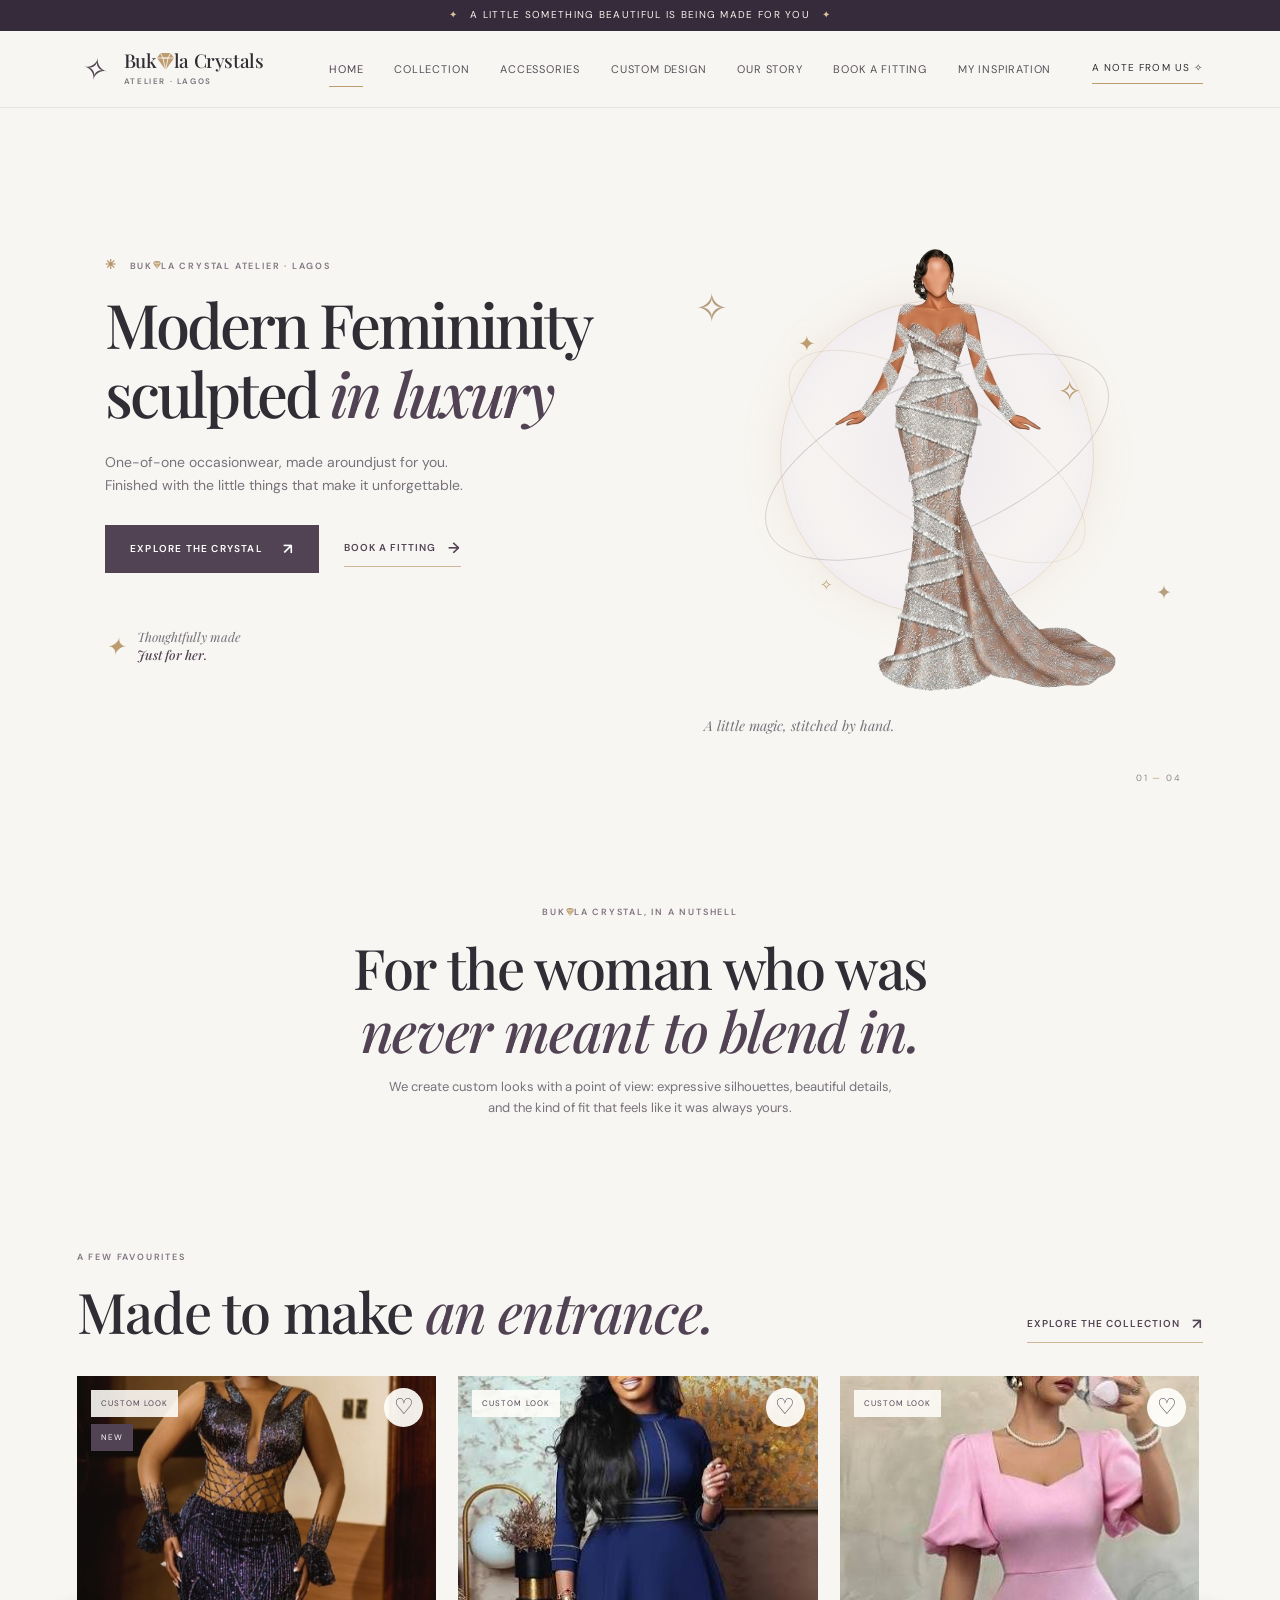
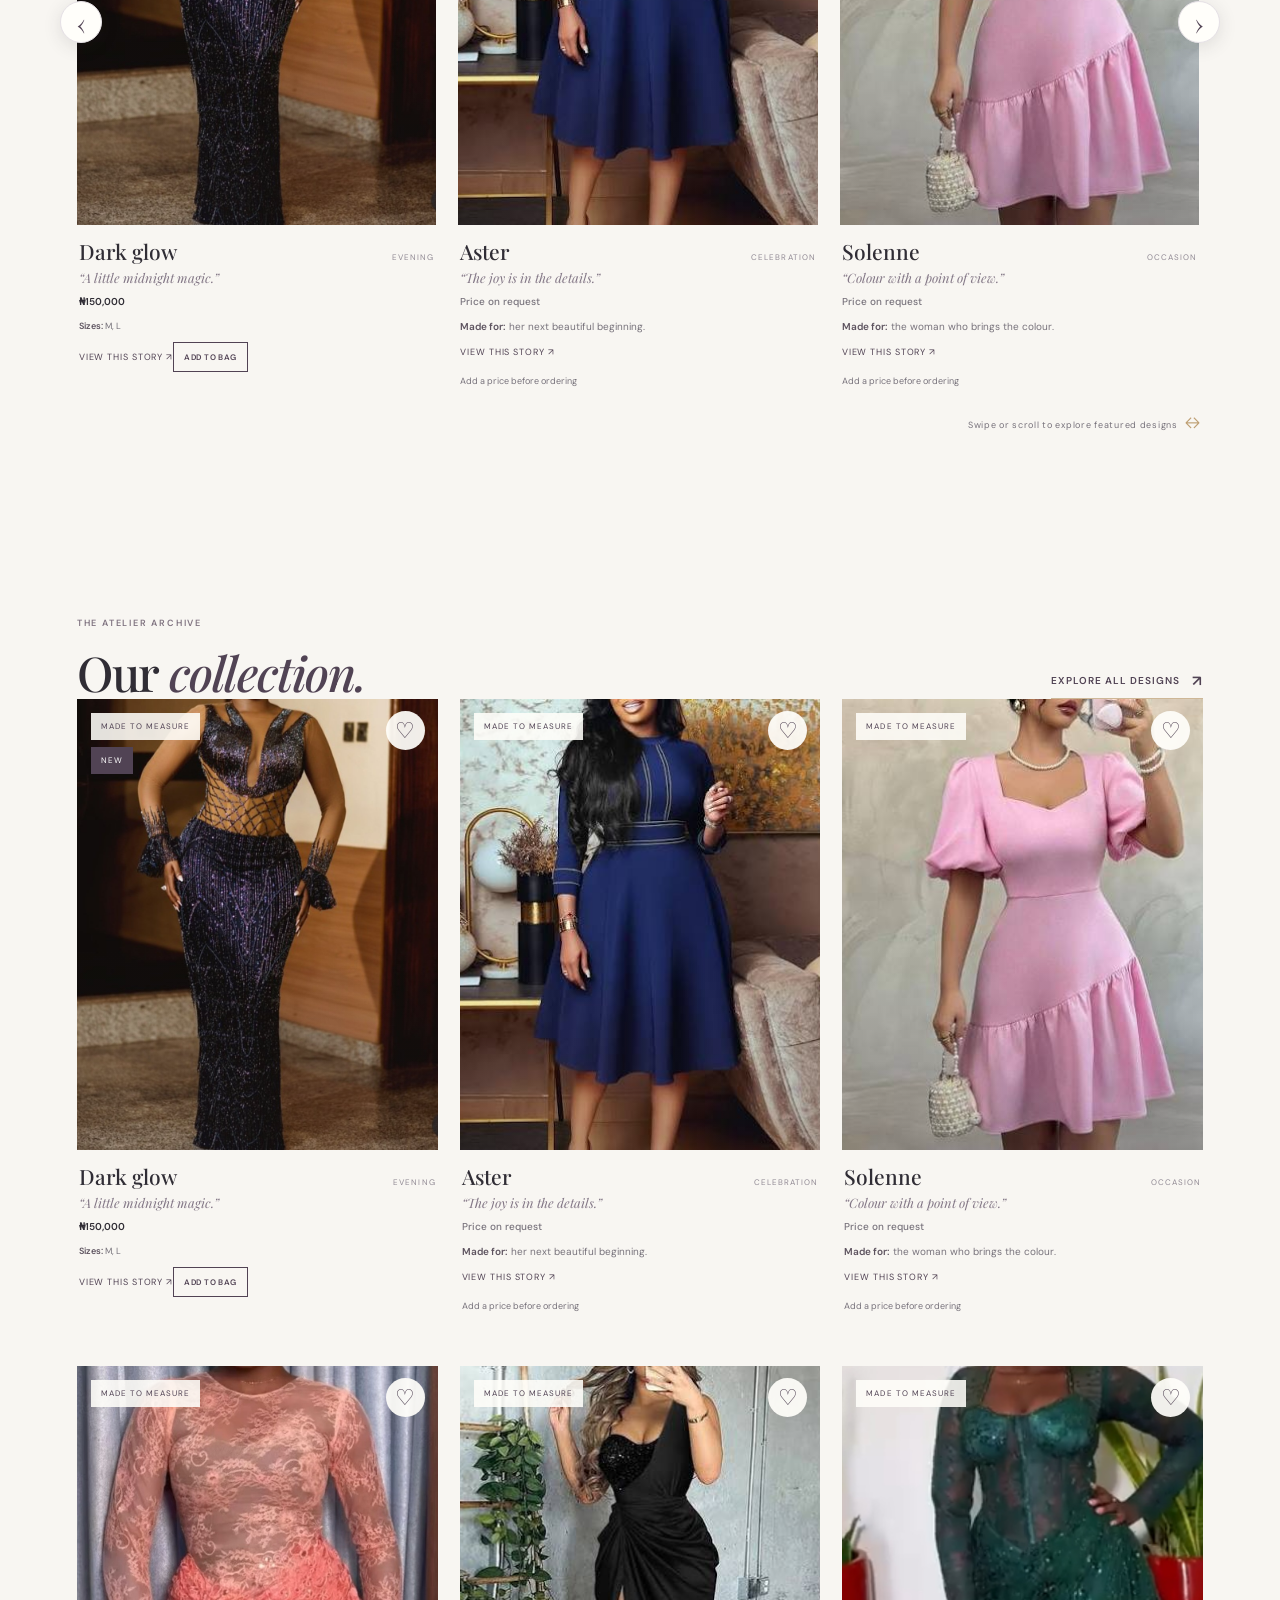
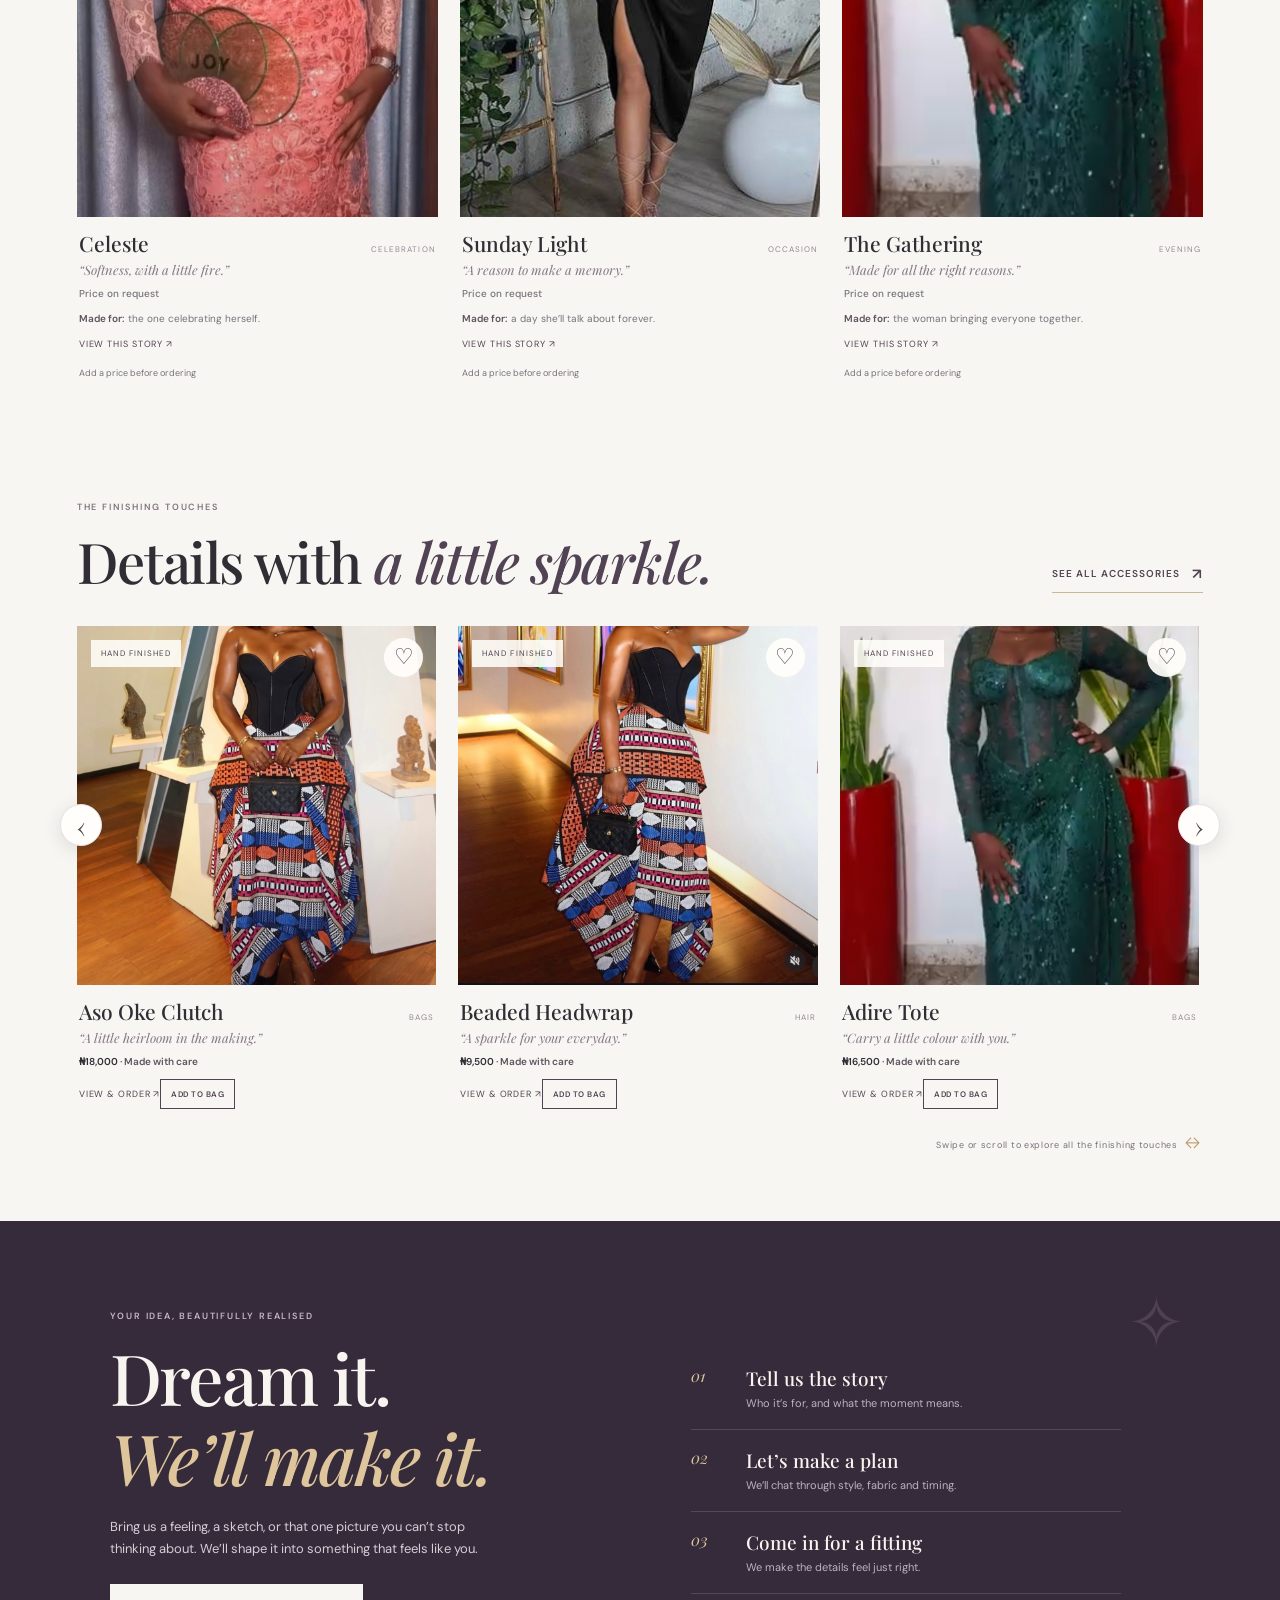
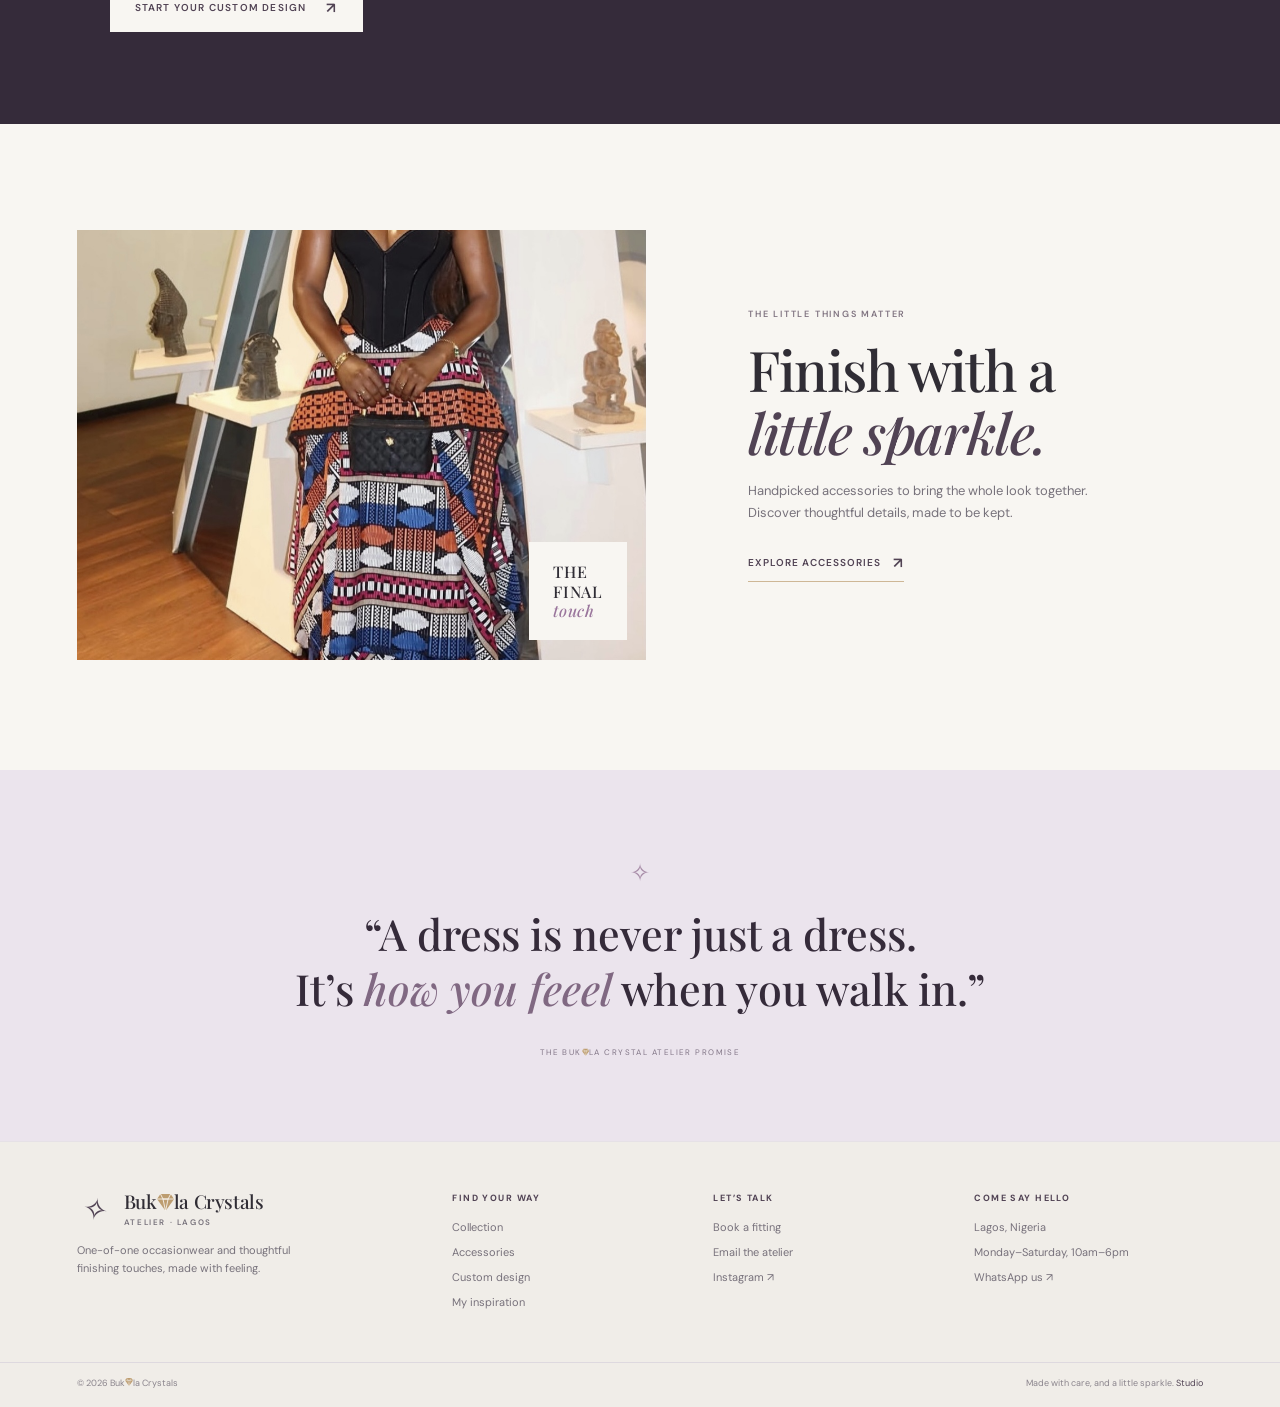
<file: index.html>
<!doctype html>
<html lang="en">
<head>
  <meta charset="utf-8">
  <meta name="viewport" content="width=device-width, initial-scale=1">
  <meta name="theme-color" content="#f8f6f2">
  <meta name="description" content="Bukola Crystal Atelier — made-to-measure occasionwear, custom design and considered accessories.">
  <title>Bukola Crystal — Made to be remembered</title>
  <link rel="preconnect" href="https://fonts.googleapis.com">
  <link rel="preconnect" href="https://fonts.gstatic.com" crossorigin>
  <link href="https://fonts.googleapis.com/css2?family=DM+Sans:wght@400;500;600;700&family=Playfair+Display:ital,wght@0,500;0,600;0,700;1,500;1,600&display=swap" rel="stylesheet">
  <link rel="stylesheet" href="style.css">
</head>
<body data-page="home">
  <div class="announcement"><span>✦</span> A little something beautiful is being made for you <span>✦</span></div>
  <header id="site-header"></header>
  <main>
    <section class="hero">
      <div class="hero-copy">
        <p class="eyebrow"><span class="spark">✳</span> BUK<span class="diamond-o" role="img" aria-label="O"><svg viewBox="0 0 20 24" aria-hidden="true"><path d="M4 2h12l4 6-10 14L0 8z" fill="#bd9d70"/><path d="M4 2 7 8h6l3-6M0 8h20M7 8l3 14 3-14" fill="none" stroke="#f8f6f2" stroke-width="1"/></svg></span>LA CRYSTAL ATELIER · LAGOS</p>
        <h1>Modern Femininity <br>sculpted <em>in luxury</em></h1>
        <p class="hero-lead">One-of-one occasionwear, made aroundjust for you. Finished with the little things that make it unforgettable.</p>
        <div class="hero-actions"><a class="button" href="women.html">Explore the Crystal <span>↗</span></a><a class="text-link" href="book.html">Book a fitting <span>→</span></a></div>
        <div class="hero-note"><span class="gem gem-small">✦</span><span>Thoughtfully made<br><b>Just for her.</b></span></div>
      </div>
      <div class="hero-art">
        <div class="hero-frame">
          <div class="crystal-stage" role="img" aria-label="A model wearing a sparkling white beaded couture gown">
            <span class="crystal-aura"></span>
            <span class="crystal-ring crystal-ring-one"></span>
            <span class="crystal-ring crystal-ring-two"></span>
            <picture class="hero-gown-picture">
              <source srcset="assets/hero-gown-cutout.png">
              <img class="hero-gown" src="assets/hero-gown.jpg" alt="" width="768" height="1029">
            </picture>
            <span class="crystal-sparkle sparkle-one">✦</span>
            <span class="crystal-sparkle sparkle-two">✧</span>
            <span class="crystal-sparkle sparkle-three">✧</span>
          </div>
        </div>
        <span class="hero-caption">A little magic, stitched by hand.</span>
        <span class="float-gem gem-one">✧</span><span class="float-gem gem-two">✦</span>
      </div>
      <div class="hero-index">01 <span>—</span> 04</div>
    </section>

    <section class="intro section-wrap">
      <p class="eyebrow">BUK<span class="diamond-o" role="img" aria-label="O"><svg viewBox="0 0 20 24" aria-hidden="true"><path d="M4 2h12l4 6-10 14L0 8z" fill="#bd9d70"/><path d="M4 2 7 8h6l3-6M0 8h20M7 8l3 14 3-14" fill="none" stroke="#f8f6f2" stroke-width="1"/></svg></span>LA CRYSTAL, IN A NUTSHELL</p>
      <h2>For the woman who was<br><em>never meant to blend in.</em></h2>
      <p>We create custom looks with a point of view: expressive silhouettes, beautiful details, and the kind of fit that feels like it was always yours.</p>
    </section>

    <section class="showcase section-wrap home-featured">
      <div class="section-heading"><div><p class="eyebrow">A FEW FAVOURITES</p><h2>Made to make <em>an entrance.</em></h2></div><a class="text-link" href="women.html">Explore the collection <span>↗</span></a></div>
      <div class="featured-carousel">
        <button class="accessory-scroll featured-scroll" type="button" data-direction="left" aria-label="Scroll featured designs left">‹</button>
        <div class="work-grid" data-collection="featured" tabindex="0" aria-label="Featured designs. Swipe or scroll horizontally to explore."></div>
        <button class="accessory-scroll featured-scroll" type="button" data-direction="right" aria-label="Scroll featured designs right">›</button>
      </div>
      <p class="accessory-carousel-hint">Swipe or scroll to explore featured designs <span>↔</span></p>
    </section>

    <section class="collection section-wrap home-collection">
      <div class="collection-toolbar"><div><p class="eyebrow">THE ATELIER ARCHIVE</p><h2>Our <em>collection.</em></h2></div><a class="text-link" href="women.html">Explore all designs <span>↗</span></a></div>
      <div class="work-grid work-grid-wide" data-collection="home-designs"></div>
    </section>

    <section class="showcase section-wrap home-accessories">
      <div class="section-heading"><div><p class="eyebrow">THE FINISHING TOUCHES</p><h2>Details with <em>a little sparkle.</em></h2></div><a class="text-link" href="accessories.html">See all accessories <span>↗</span></a></div>
      <div class="accessory-carousel">
        <button class="accessory-scroll" type="button" data-direction="left" aria-label="Scroll accessories left">‹</button>
        <div class="work-grid" data-collection="featured-accessories" tabindex="0" aria-label="Featured accessories. Swipe or scroll horizontally to explore."></div>
        <button class="accessory-scroll" type="button" data-direction="right" aria-label="Scroll accessories right">›</button>
      </div>
      <p class="accessory-carousel-hint">Swipe or scroll to explore all the finishing touches <span>↔</span></p>
    </section>

    <section class="pathway">
      <div class="pathway-inner">
        <div class="pathway-copy"><p class="eyebrow">YOUR IDEA, BEAUTIFULLY REALISED</p><h2>Dream it.<br><em>We’ll make it.</em></h2><p>Bring us a feeling, a sketch, or that one picture you can’t stop thinking about. We’ll shape it into something that feels like you.</p><a class="button button-light" href="design.html">Start your custom design <span>↗</span></a></div>
        <div class="pathway-steps"><div><span>01</span><b>Tell us the story</b><small>Who it’s for, and what the moment means.</small></div><div><span>02</span><b>Let’s make a plan</b><small>We’ll chat through style, fabric and timing.</small></div><div><span>03</span><b>Come in for a fitting</b><small>We make the details feel just right.</small></div></div>
        <div class="pathway-star">✧</div>
      </div>
    </section>

    <section class="accessory-feature section-wrap">
      <div class="accessory-art"><img src="assets/img-1.jpg" alt="Handcrafted finishing details styled with occasionwear"><span class="accessory-mark">THE<br>FINAL<br><em>touch</em></span></div>
      <div class="accessory-copy"><p class="eyebrow">THE LITTLE THINGS MATTER</p><h2>Finish with a<br><em>little sparkle.</em></h2><p>Handpicked accessories to bring the whole look together. Discover thoughtful details, made to be kept.</p><a class="text-link" href="accessories.html">Explore accessories <span>↗</span></a></div>
    </section>

    <section class="quote-band"><span class="quote-gem">✧</span><p>“A dress is never just a dress.<br>It’s <em>how you feeel</em> when you walk in.”</p><span class="quote-credit">THE BUK<span class="diamond-o" role="img" aria-label="O"><svg viewBox="0 0 20 24" aria-hidden="true"><path d="M4 2h12l4 6-10 14L0 8z" fill="#bd9d70"/><path d="M4 2 7 8h6l3-6M0 8h20M7 8l3 14 3-14" fill="none" stroke="#f8f6f2" stroke-width="1"/></svg></span>LA CRYSTAL ATELIER PROMISE</span></section>
  </main>
  <footer id="site-footer"></footer>
  <div id="modal-root"></div>
  <script src="config.js"></script><script src="app.js"></script>
</body>
</html>
</file>
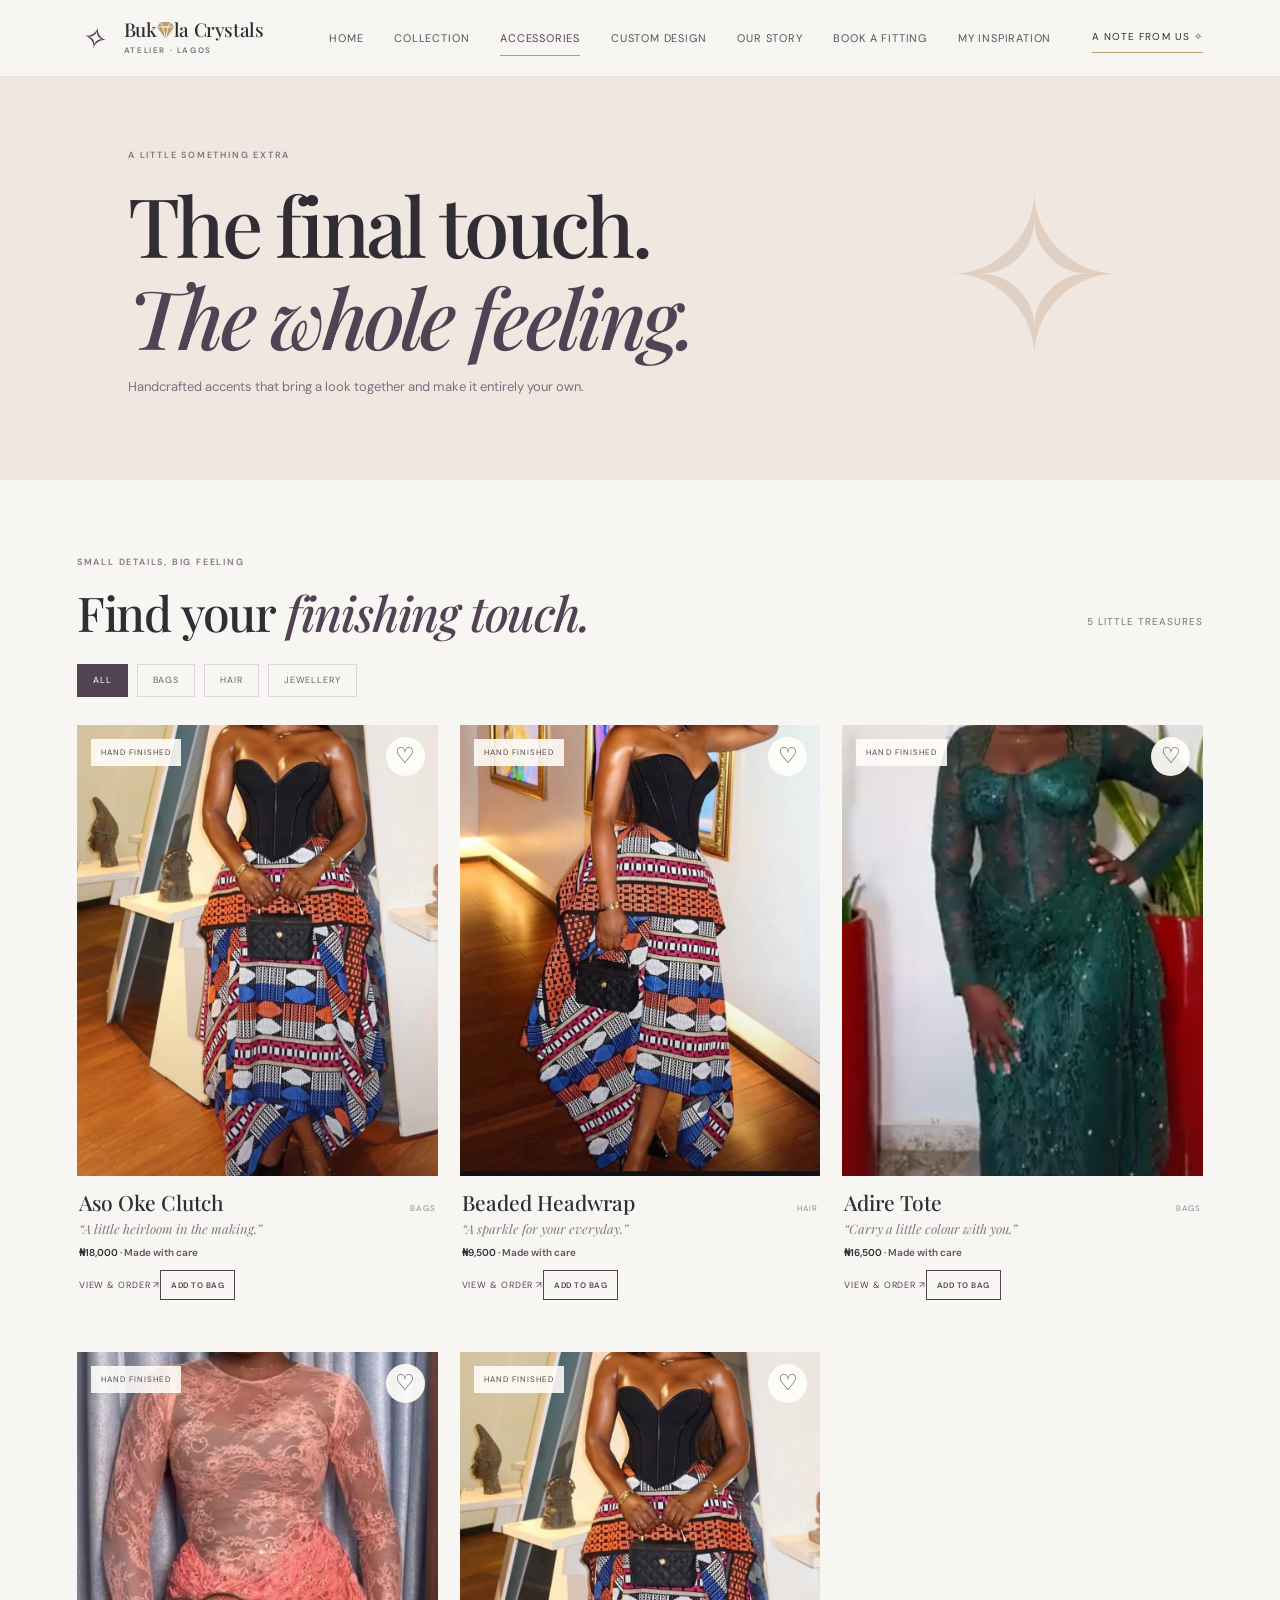
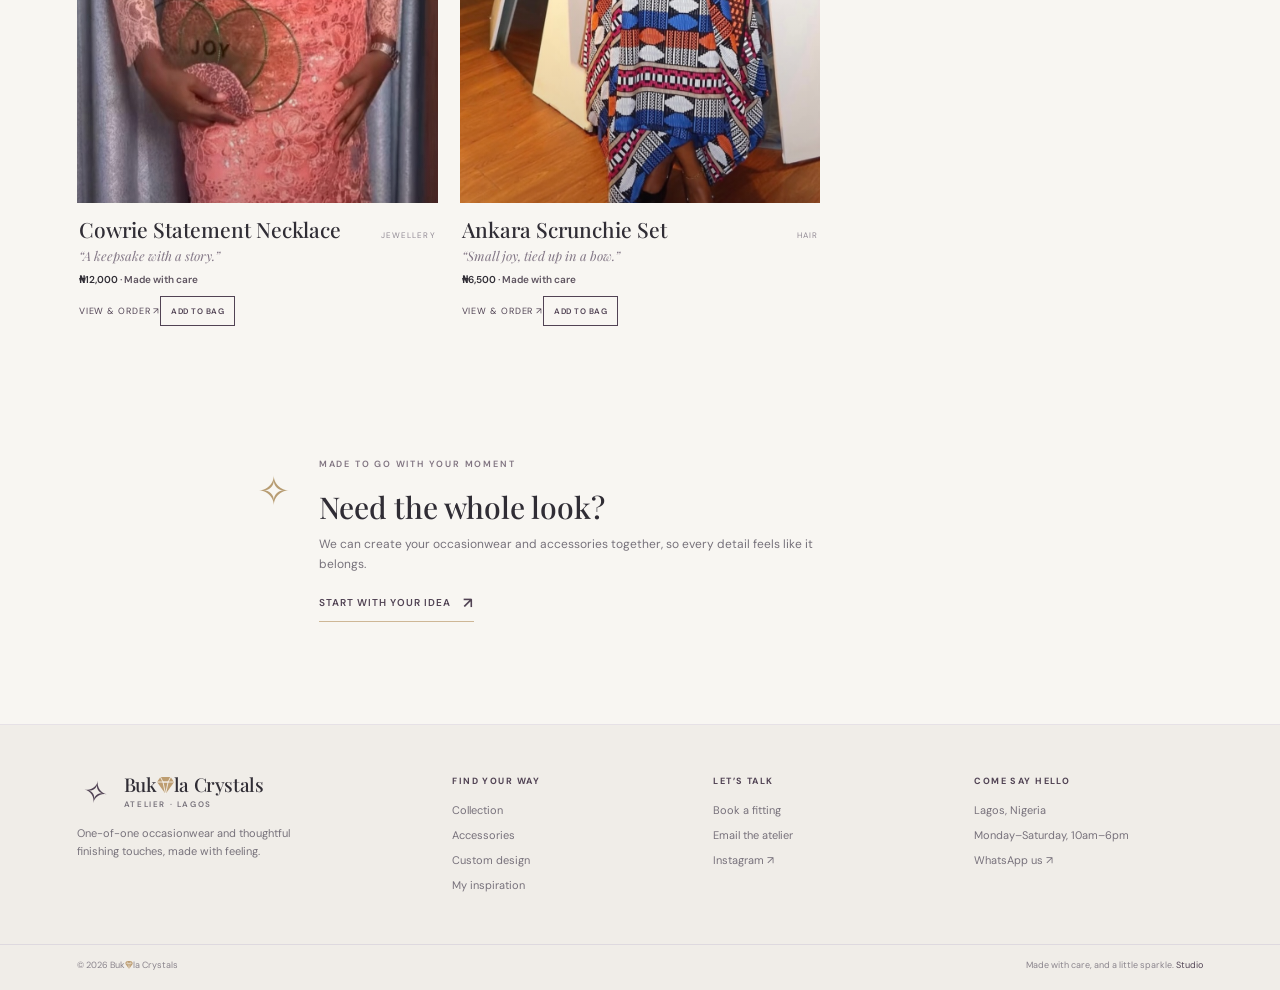
<file: accessories.html>
<!doctype html>
<html lang="en"><head><meta charset="utf-8"><meta name="viewport" content="width=device-width, initial-scale=1"><meta name="theme-color" content="#f8f6f2"><title>Accessories | Bukola Crystal Atelier</title><link rel="preconnect" href="https://fonts.googleapis.com"><link rel="preconnect" href="https://fonts.gstatic.com" crossorigin><link href="https://fonts.googleapis.com/css2?family=DM+Sans:wght@400;500;600;700&family=Playfair+Display:ital,wght@0,500;0,600;0,700;1,500;1,600&display=swap" rel="stylesheet"><link rel="stylesheet" href="style.css"></head>
<body data-page="accessories"><header id="site-header"></header><main><section class="page-hero page-hero-peach"><p class="eyebrow">A LITTLE SOMETHING EXTRA</p><h1>The final touch.<br><em>The whole feeling.</em></h1><p>Handcrafted accents that bring a look together and make it entirely your own.</p><span class="page-spark">✧</span></section><section class="collection section-wrap"><div class="collection-toolbar"><div><p class="eyebrow">SMALL DETAILS, BIG FEELING</p><h2>Find your <em>finishing touch.</em></h2></div><span class="collection-count" id="accessory-count"></span></div><div class="filter-row" id="accessory-filters"></div><div class="work-grid work-grid-wide" data-collection="accessories"></div></section><section class="accessory-note"><span class="note-gem">✧</span><div><p class="eyebrow">MADE TO GO WITH YOUR MOMENT</p><h2>Need the whole look?</h2><p>We can create your occasionwear and accessories together, so every detail feels like it belongs.</p><a class="text-link" href="design.html">Start with your idea <span>↗</span></a></div></section></main><footer id="site-footer"></footer><div id="modal-root"></div><script src="config.js"></script><script src="app.js"></script></body></html>
</file>
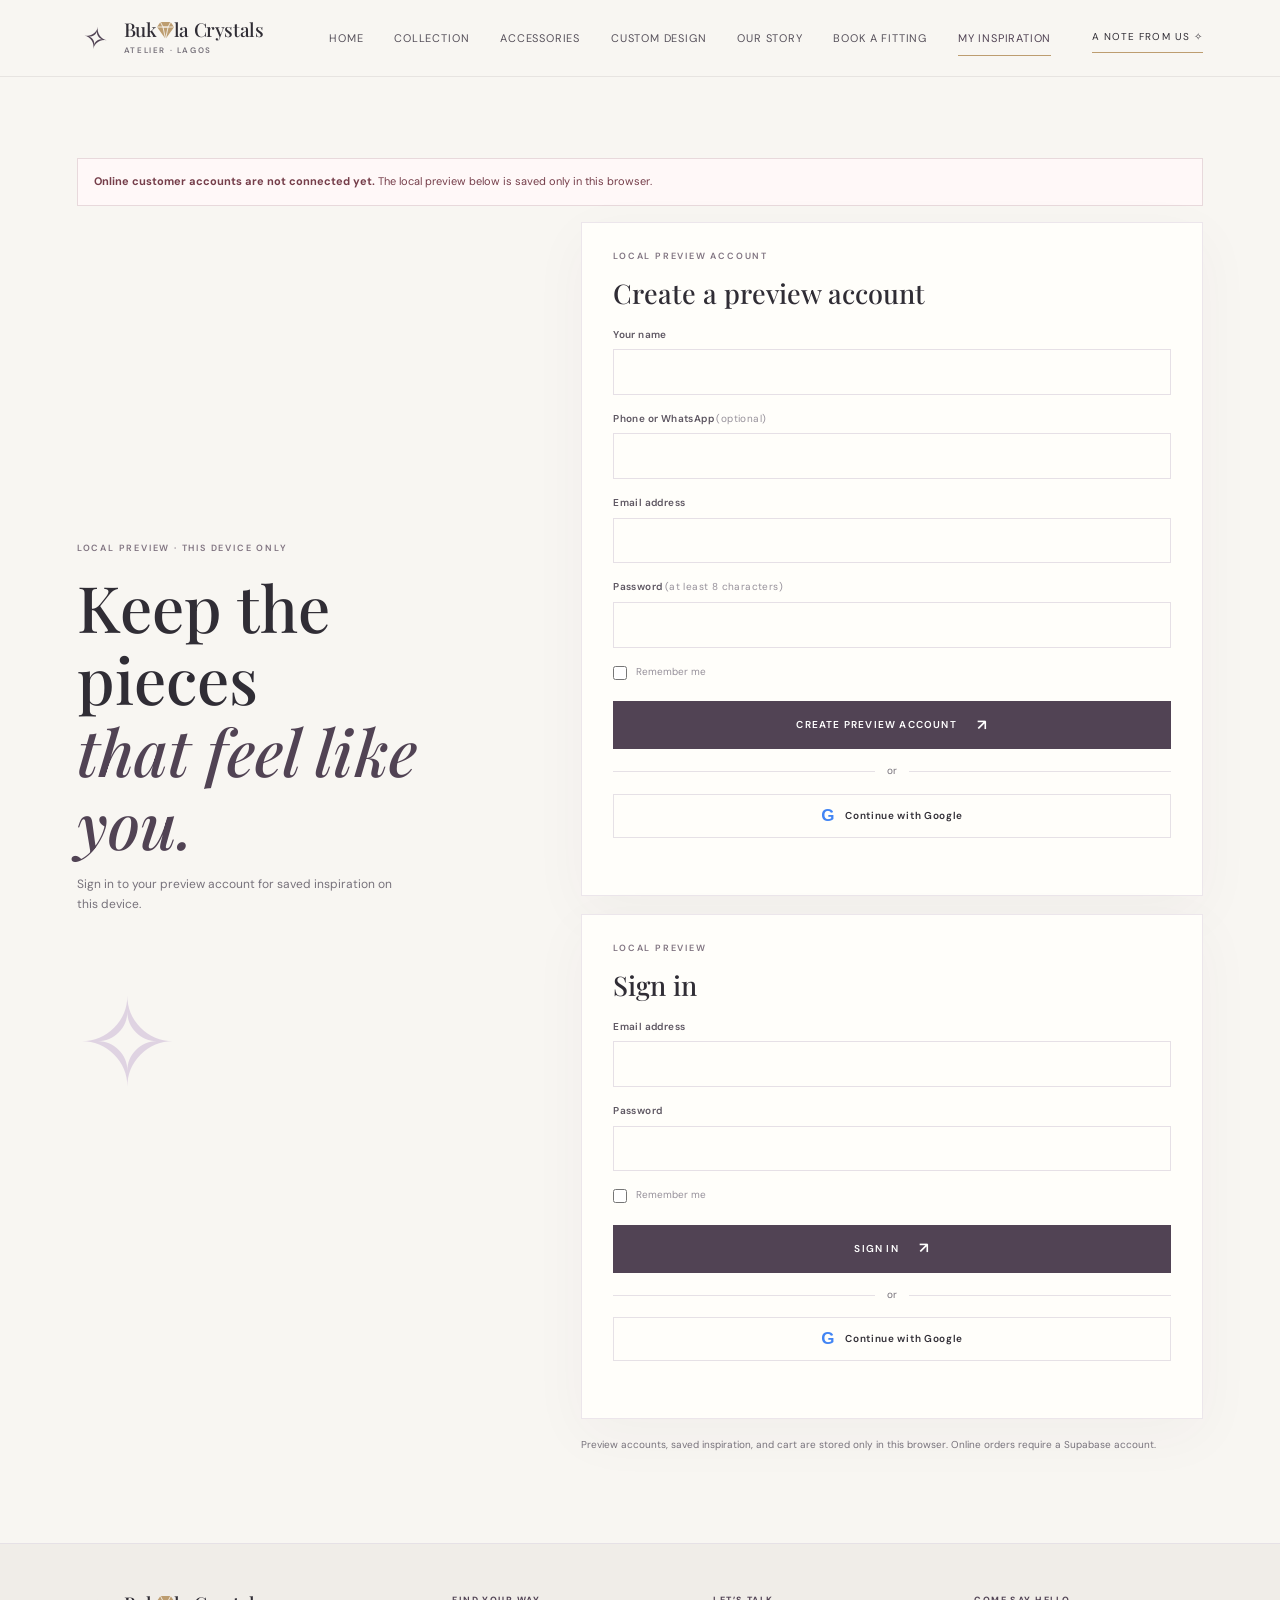
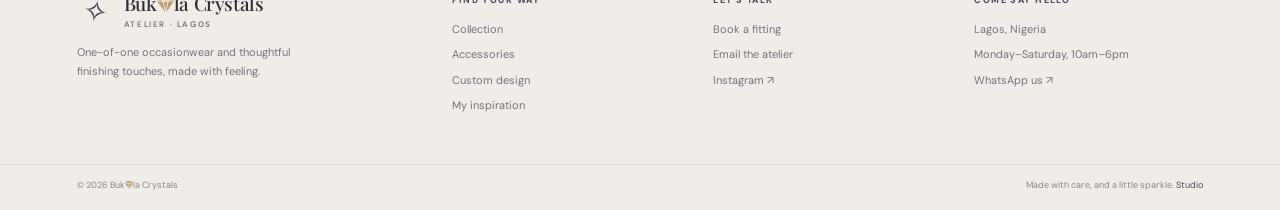
<file: account.html>
<!doctype html>
<html lang="en">
<head>
  <meta charset="utf-8">
  <meta name="viewport" content="width=device-width, initial-scale=1">
  <meta name="theme-color" content="#f8f6f2">
  <title>My inspiration | Bukola Crystal </title>
  <link rel="preconnect" href="https://fonts.googleapis.com">
  <link rel="preconnect" href="https://fonts.gstatic.com" crossorigin>
  <link href="https://fonts.googleapis.com/css2?family=DM+Sans:wght@400;500;600;700&family=Playfair+Display:ital,wght@0,500;0,600;0,700;1,500;1,600&display=swap" rel="stylesheet">
  <link rel="stylesheet" href="style.css">
</head>
<body data-page="account">
  <header id="site-header"></header>
  <main class="account-page section-wrap"><div id="account-root"></div></main>
  <footer id="site-footer"></footer>
  <div id="modal-root"></div>
  <script src="config.js"></script>
  <script src="app.js"></script>
</body>
</html>
</file>
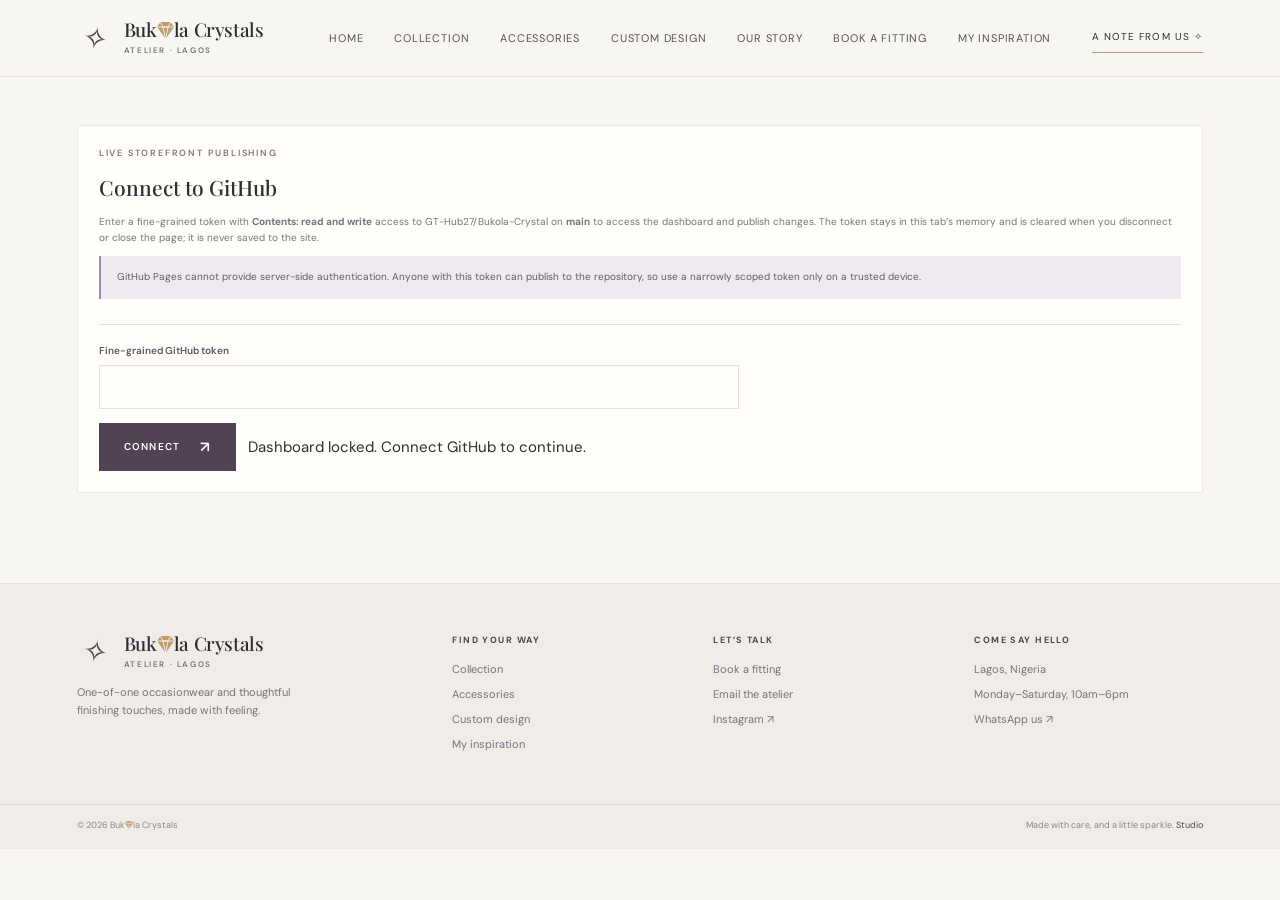
<file: admin.html>
<!doctype html>
<html lang="en"><head><meta charset="utf-8"><meta name="viewport" content="width=device-width, initial-scale=1"><meta name="theme-color" content="#f8f6f2"><meta name="robots" content="noindex"><title>Studio dashboard | Bukola Crystal Atelier</title><link rel="preconnect" href="https://fonts.googleapis.com"><link rel="preconnect" href="https://fonts.gstatic.com" crossorigin><link href="https://fonts.googleapis.com/css2?family=DM+Sans:wght@400;500;600;700&family=Playfair+Display:ital,wght@0,500;0,600;0,700;1,500;1,600&display=swap" rel="stylesheet"><link rel="stylesheet" href="style.css"></head>
<body data-page="admin"><header id="site-header"></header><main class="admin-page"><div id="admin-root"></div></main><footer id="site-footer"></footer><div id="modal-root"></div><script src="config.js"></script><script src="app.js"></script></body></html>
</file>
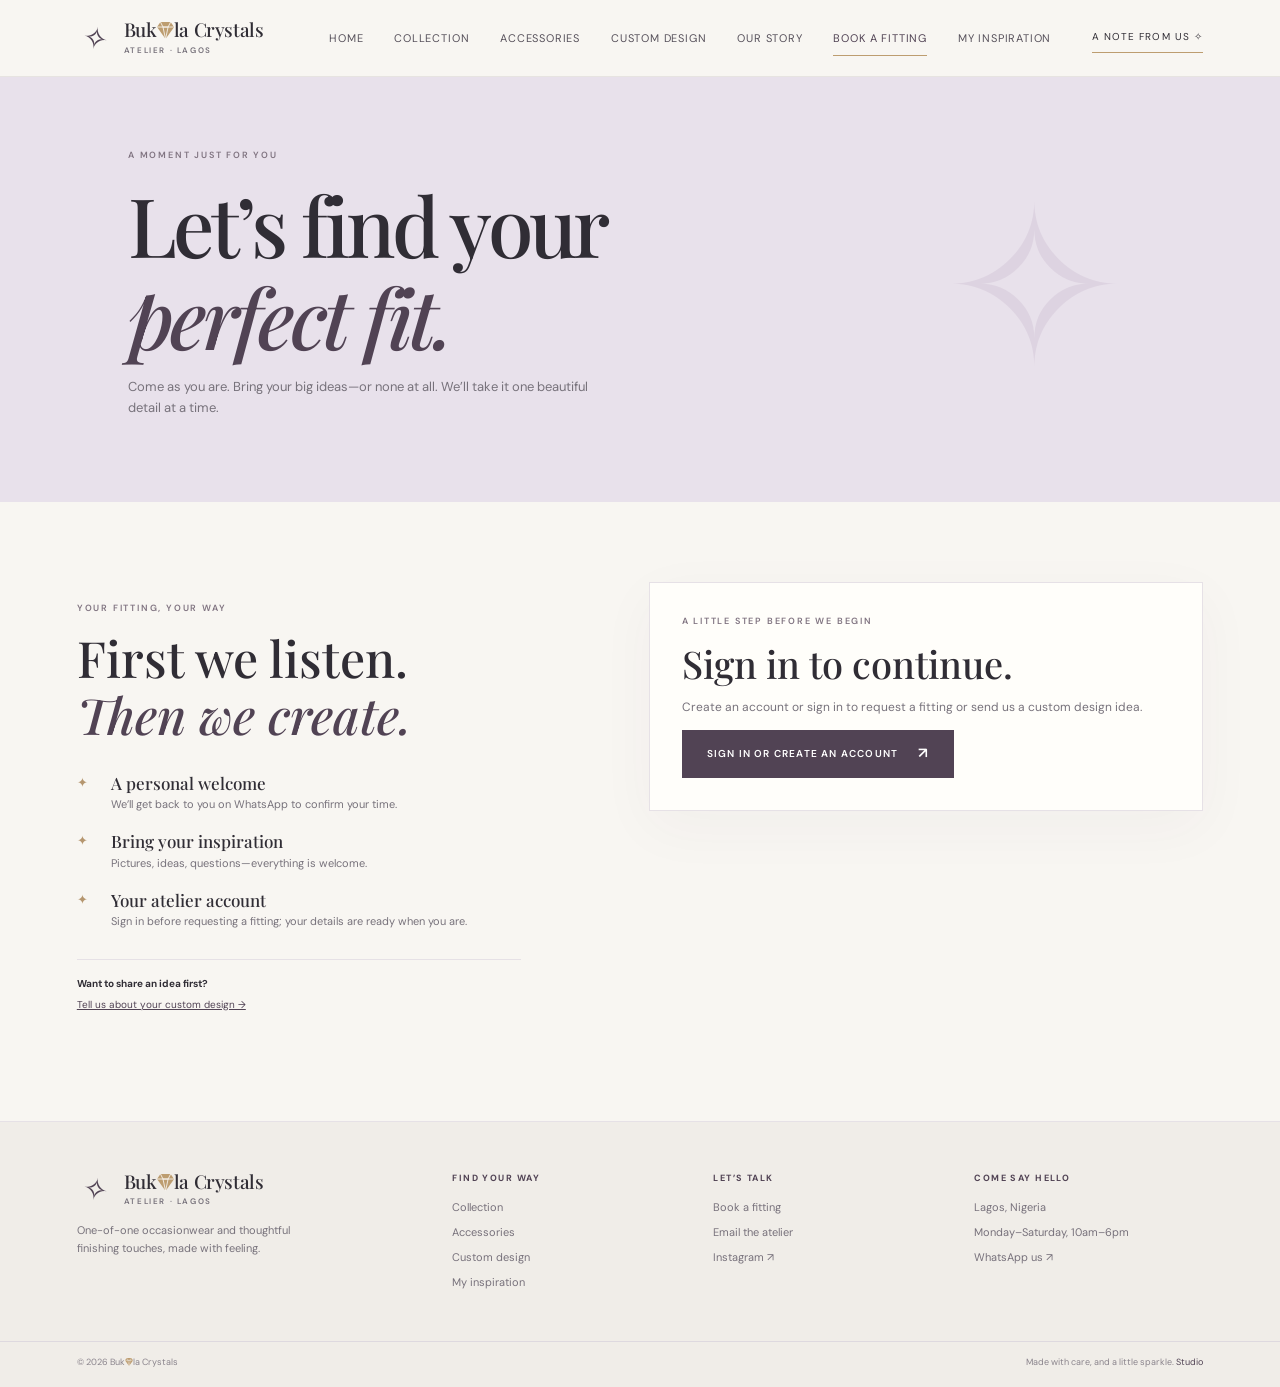
<file: book.html>
<!doctype html>
<html lang="en"><head><meta charset="utf-8"><meta name="viewport" content="width=device-width, initial-scale=1"><meta name="theme-color" content="#f8f6f2"><title>Book a fitting | Bukola Crystal Atelier</title><link rel="preconnect" href="https://fonts.googleapis.com"><link rel="preconnect" href="https://fonts.gstatic.com" crossorigin><link href="https://fonts.googleapis.com/css2?family=DM+Sans:wght@400;500;600;700&family=Playfair+Display:ital,wght@0,500;0,600;0,700;1,500;1,600&display=swap" rel="stylesheet"><link rel="stylesheet" href="style.css"></head>
<body data-page="book"><header id="site-header"></header><main><section class="page-hero page-hero-book"><p class="eyebrow">A MOMENT JUST FOR YOU</p><h1>Let’s find your<br><em>perfect fit.</em></h1><p>Come as you are. Bring your big ideas—or none at all. We’ll take it one beautiful detail at a time.</p><span class="page-spark">✧</span></section><section class="booking-layout section-wrap"><div class="booking-aside"><p class="eyebrow">YOUR FITTING, YOUR WAY</p><h2>First we listen.<br><em>Then we create.</em></h2><div class="booking-promise"><div><span>✦</span><p><b>A personal welcome</b><br>We’ll get back to you on WhatsApp to confirm your time.</p></div><div><span>✦</span><p><b>Bring your inspiration</b><br>Pictures, ideas, questions—everything is welcome.</p></div><div><span>✦</span><p><b>Your atelier account</b><br>Sign in before requesting a fitting; your details are ready when you are.</p></div></div><div class="booking-direct"><b>Want to share an idea first?</b><a href="design.html">Tell us about your custom design →</a></div></div><form class="paper-form booking-form" id="booking-form"><p class="eyebrow">REQUEST YOUR FITTING</p><h2>Let’s make it <em>official.</em></h2><div class="form-pair"><label>Your name<input name="name" autocomplete="name" required placeholder="First and last name"></label><label>Phone or WhatsApp<input name="phone" type="tel" autocomplete="tel" required placeholder="+234 …"></label></div><label>Email <span>(optional)</span><input name="email" type="email" autocomplete="email" placeholder="you@example.com"></label><div class="form-pair"><label>What are you coming in for?<select name="service"><option>Custom occasionwear</option><option>Bridal or special event</option><option>Style consultation</option><option>Accessories styling</option></select></label><label>Preferred date<input name="date" type="date" required></label></div><label>Preferred time<select name="time"><option>Morning · 10am–12pm</option><option>Afternoon · 12pm–3pm</option><option>Late afternoon · 3pm–6pm</option></select></label><label>A little more about it <span>(optional)</span><textarea name="notes" rows="4" placeholder="Occasion date, ideas, anything you'd like us to know…"></textarea></label><button class="button" type="submit">Request a fitting on WhatsApp <span>↗</span></button><p class="form-message" aria-live="polite"></p><p class="form-footnote">Requesting a fitting saves your details for the atelier. Your appointment is confirmed after we reply.</p></form></section></main><footer id="site-footer"></footer><div id="modal-root"></div><script src="config.js"></script><script src="app.js"></script></body></html>
</file>
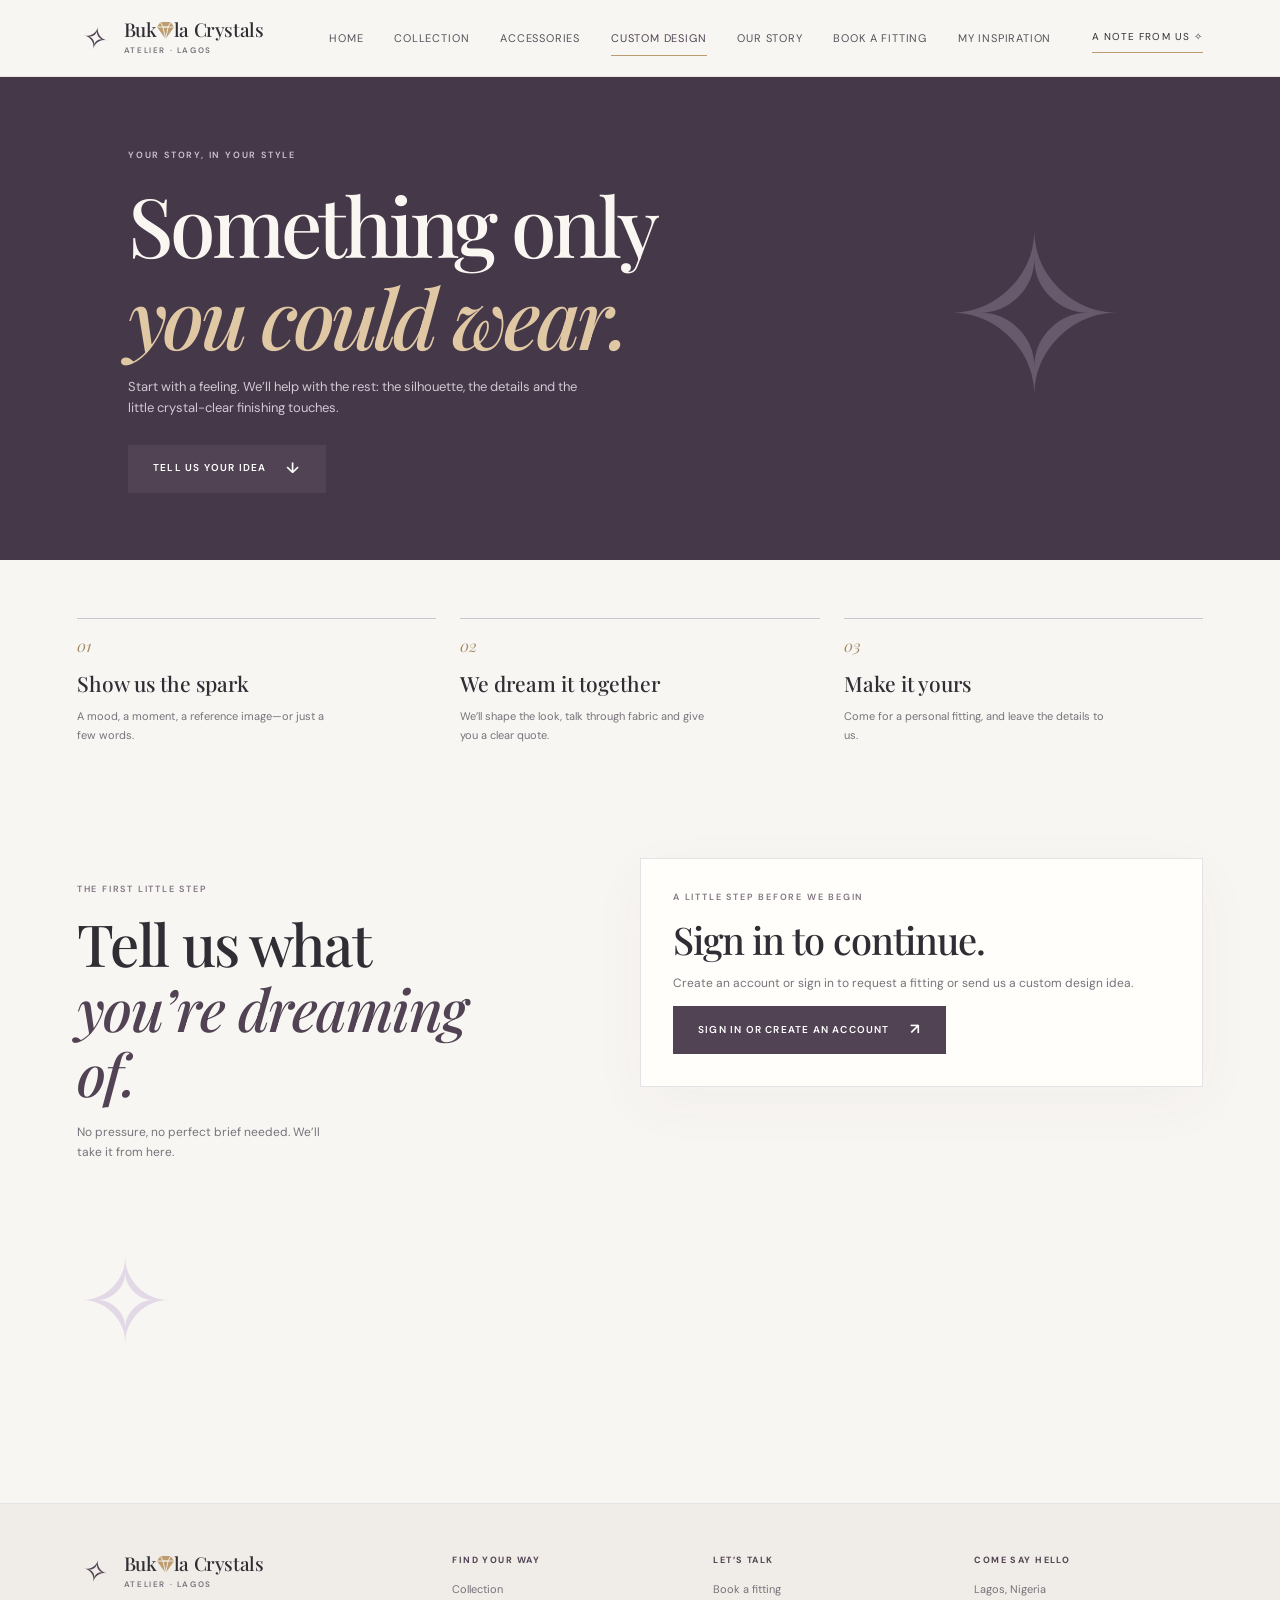
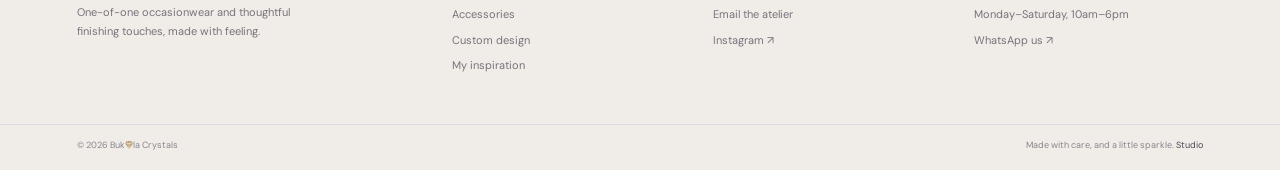
<file: design.html>
<!doctype html>
<html lang="en"><head><meta charset="utf-8"><meta name="viewport" content="width=device-width, initial-scale=1"><meta name="theme-color" content="#f8f6f2"><title>Custom design | Bukola Crystal Atelier</title><link rel="preconnect" href="https://fonts.googleapis.com"><link rel="preconnect" href="https://fonts.gstatic.com" crossorigin><link href="https://fonts.googleapis.com/css2?family=DM+Sans:wght@400;500;600;700&family=Playfair+Display:ital,wght@0,500;0,600;0,700;1,500;1,600&display=swap" rel="stylesheet"><link rel="stylesheet" href="style.css"></head>
<body data-page="design"><header id="site-header"></header><main><section class="page-hero page-hero-deep"><p class="eyebrow">YOUR STORY, IN YOUR STYLE</p><h1>Something only<br><em>you could wear.</em></h1><p>Start with a feeling. We’ll help with the rest: the silhouette, the details and the little crystal-clear finishing touches.</p><a class="button" href="#design-form">Tell us your idea <span>↓</span></a><span class="page-spark">✧</span></section><section class="design-steps section-wrap"><div><span>01</span><b>Show us the spark</b><p>A mood, a moment, a reference image—or just a few words.</p></div><div><span>02</span><b>We dream it together</b><p>We’ll shape the look, talk through fabric and give you a clear quote.</p></div><div><span>03</span><b>Make it yours</b><p>Come for a personal fitting, and leave the details to us.</p></div></section><section class="design-request section-wrap" id="design-form"><div class="design-form-intro"><p class="eyebrow">THE FIRST LITTLE STEP</p><h2>Tell us what<br><em>you’re dreaming of.</em></h2><p>No pressure, no perfect brief needed. We’ll take it from here.</p><div class="form-decoration">✧</div></div><form class="paper-form" id="custom-form"><label>Your name<input name="name" autocomplete="name" required placeholder="What should we call you?"></label><label>Phone or WhatsApp<input name="phone" type="tel" autocomplete="tel" required placeholder="+234 …"></label><label>Email <span>(optional)</span><input name="email" type="email" autocomplete="email" placeholder="you@example.com"></label><label>Who is this piece for?<input name="recipient" required placeholder="A little note about her / you"></label><div class="form-pair"><label>What are we making?<select name="piece"><option>Occasion dress</option><option>Bridal or celebration look</option><option>Two-piece set</option><option>Something else</option></select></label><label>When is the moment?<input name="occasion" placeholder="Birthday, wedding, just because…"></label></div><label>Your idea<textarea name="idea" rows="4" placeholder="The colour, the feeling, the details you love…"></textarea></label><label class="upload-label">Inspiration photo <span>(optional)</span><input name="reference" type="file" accept="image/*"><small>We’ll keep your photo on this device. Attach it in WhatsApp when your message opens.</small></label><button class="button" type="submit">Send your idea on WhatsApp <span>↗</span></button><p class="form-message" aria-live="polite"></p><p class="form-footnote">Prefer to talk it through in person? <a href="book.html">Book a fitting instead.</a></p></form></section></main><footer id="site-footer"></footer><div id="modal-root"></div><script src="config.js"></script><script src="app.js"></script></body></html>
</file>
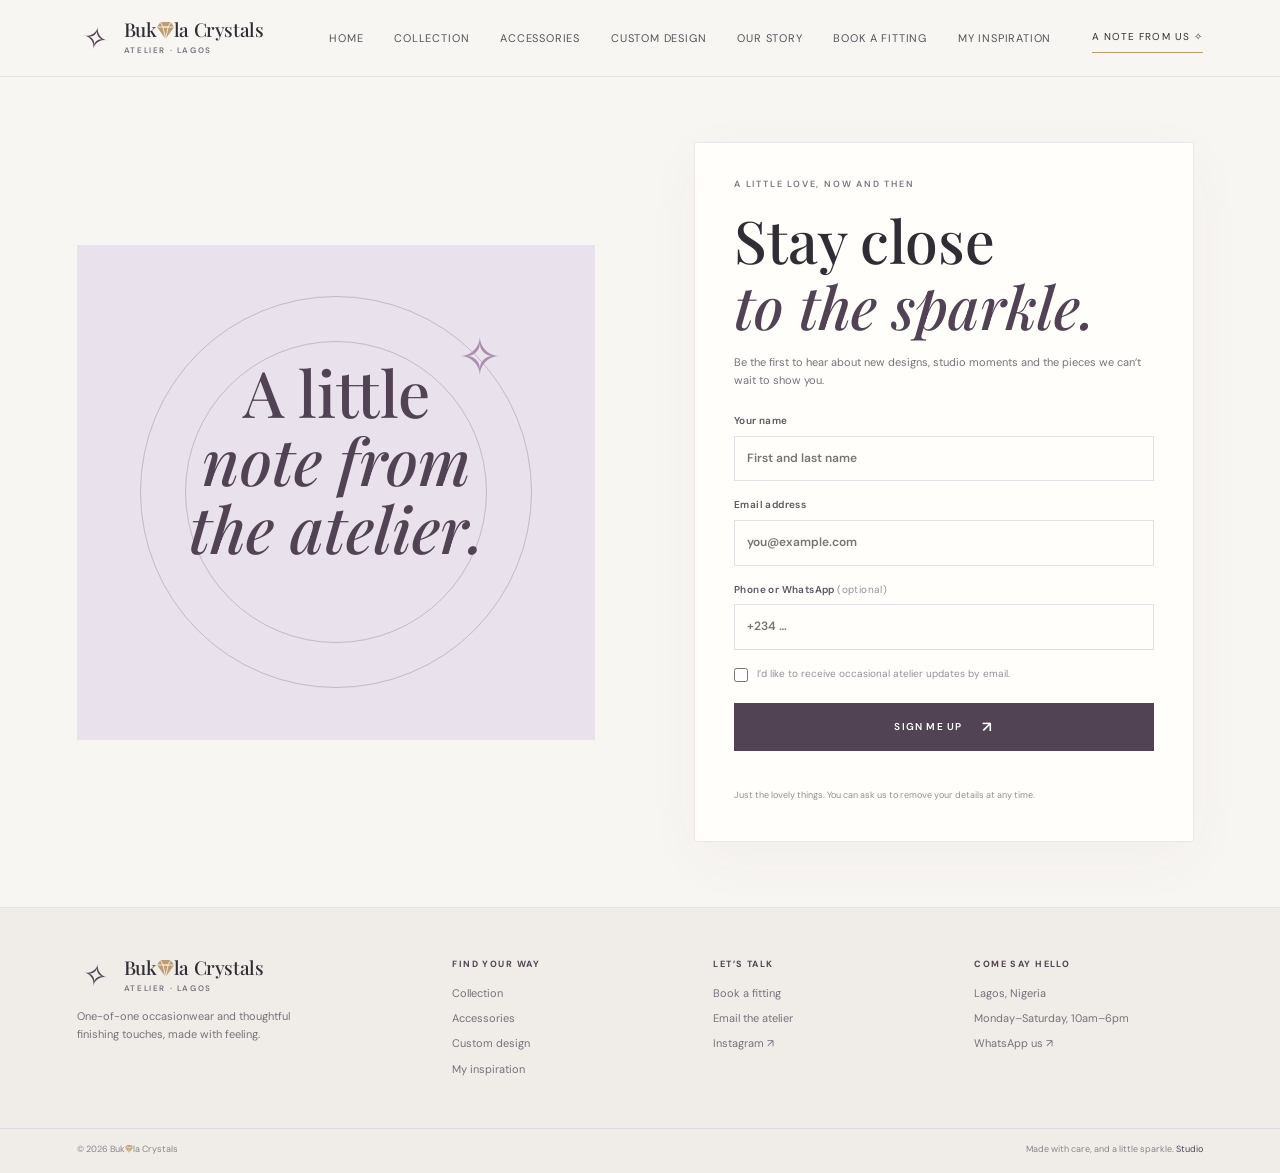
<file: signup.html>
<!doctype html>
<html lang="en"><head><meta charset="utf-8"><meta name="viewport" content="width=device-width, initial-scale=1"><meta name="theme-color" content="#f8f6f2"><title>A note from the atelier | Bukola Crystal Atelier</title><link rel="preconnect" href="https://fonts.googleapis.com"><link rel="preconnect" href="https://fonts.gstatic.com" crossorigin><link href="https://fonts.googleapis.com/css2?family=DM+Sans:wght@400;500;600;700&family=Playfair+Display:ital,wght@0,500;0,600;0,700;1,500;1,600&display=swap" rel="stylesheet"><link rel="stylesheet" href="style.css"></head>
<body data-page="signup"><header id="site-header"></header><main><section class="signup-page section-wrap"><div class="signup-art"><span>✧</span><p>A little<br><em>note from<br>the atelier.</em></p></div><form class="paper-form signup-form" id="signup-form"><p class="eyebrow">A LITTLE LOVE, NOW AND THEN</p><h1>Stay close<br><em>to the sparkle.</em></h1><p>Be the first to hear about new designs, studio moments and the pieces we can’t wait to show you.</p><label>Your name<input name="name" autocomplete="name" required placeholder="First and last name"></label><label>Email address<input name="email" type="email" autocomplete="email" required placeholder="you@example.com"></label><label>Phone or WhatsApp <span>(optional)</span><input name="phone" type="tel" autocomplete="tel" placeholder="+234 …"></label><label class="consent-row"><input type="checkbox" name="consent" required><span>I’d like to receive occasional atelier updates by email.</span></label><button class="button" type="submit">Sign me up <span>↗</span></button><p class="form-message" aria-live="polite"></p><small>Just the lovely things. You can ask us to remove your details at any time.</small></form></section></main><footer id="site-footer"></footer><div id="modal-root"></div><script src="config.js"></script><script src="app.js"></script></body></html>
</file>
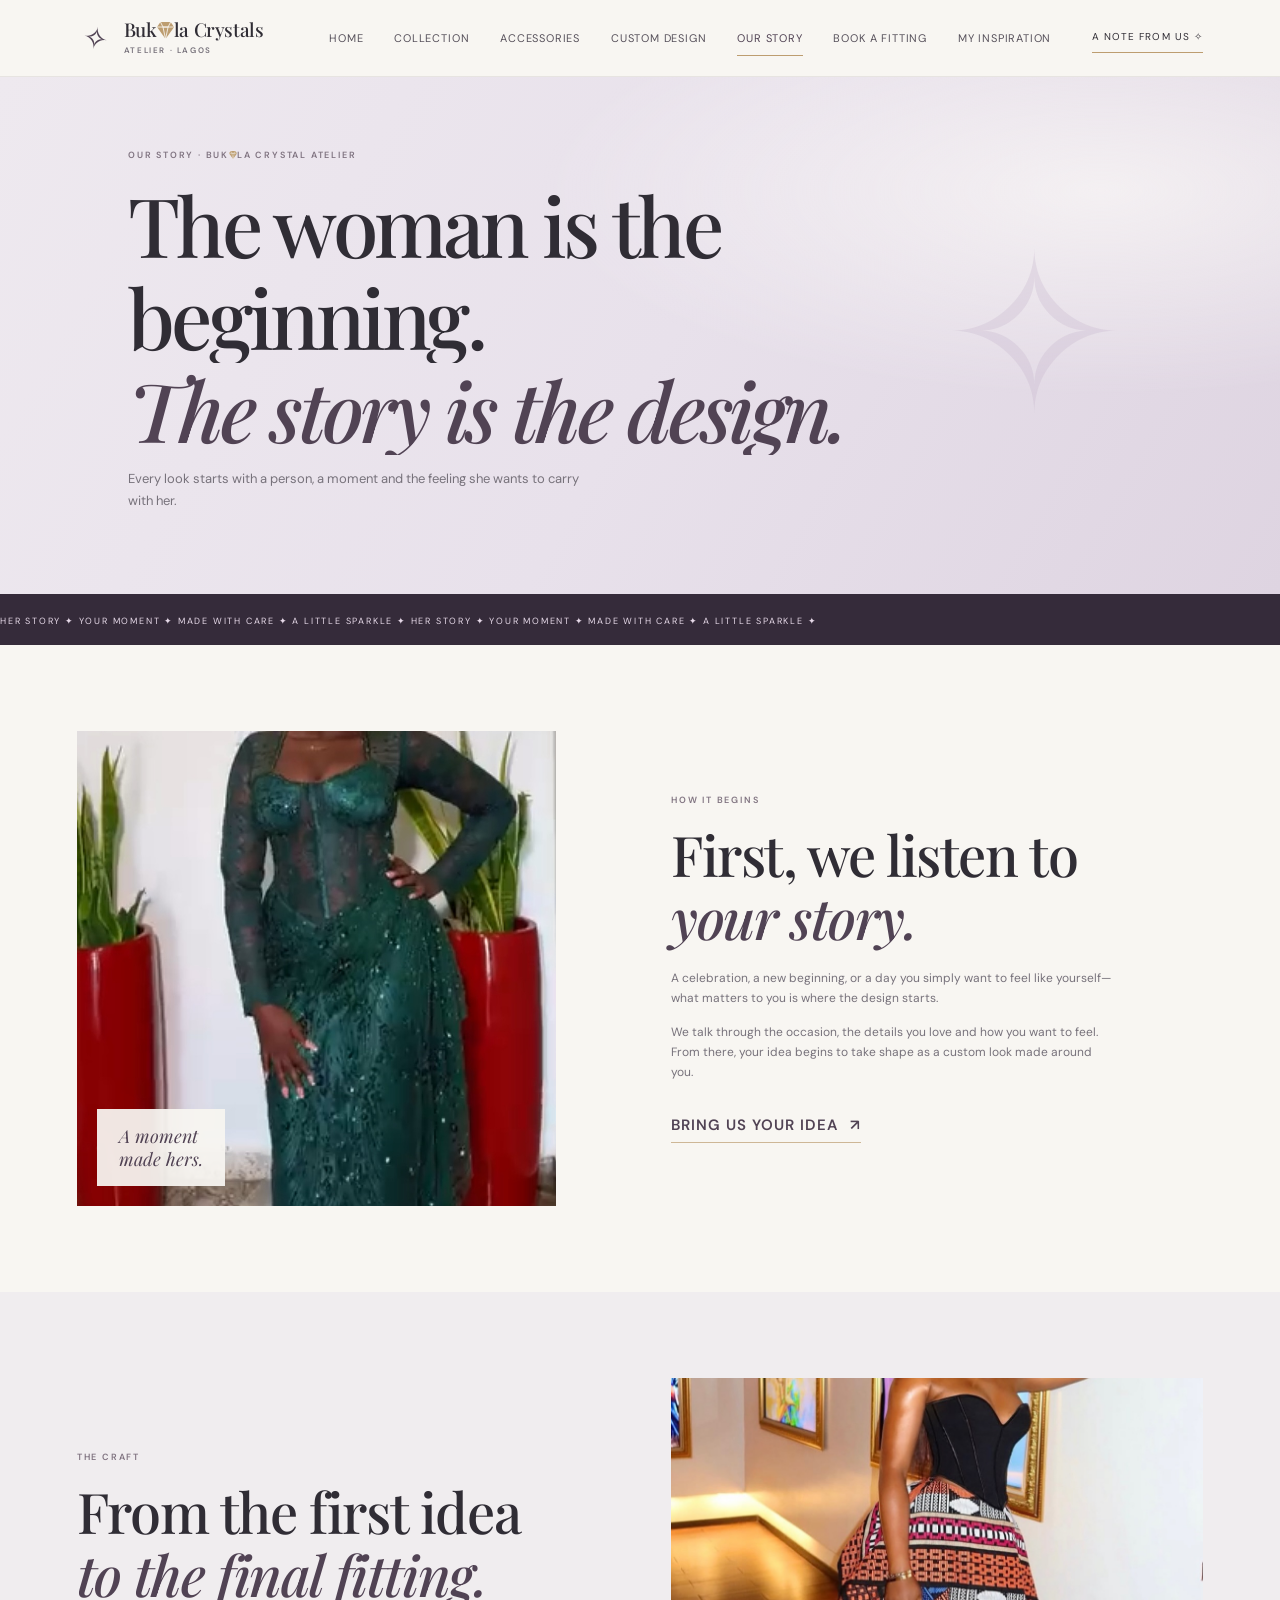
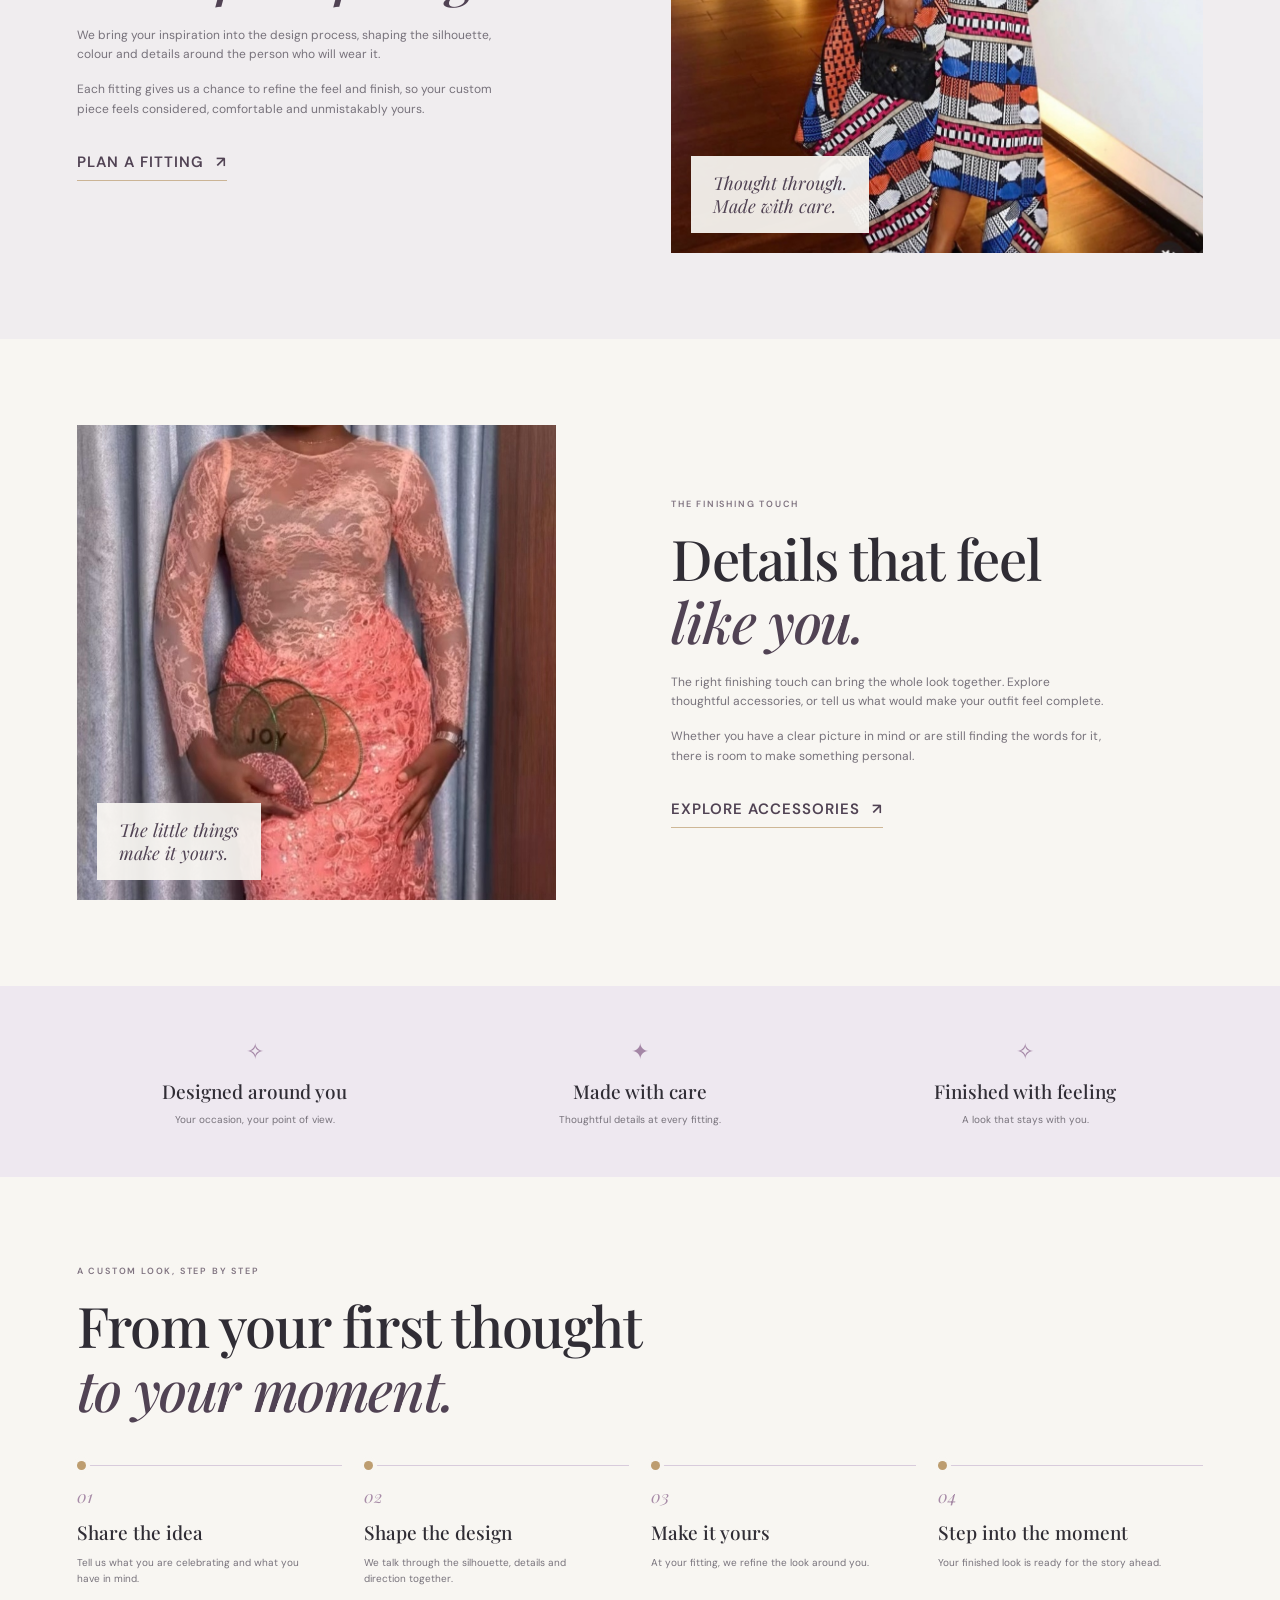
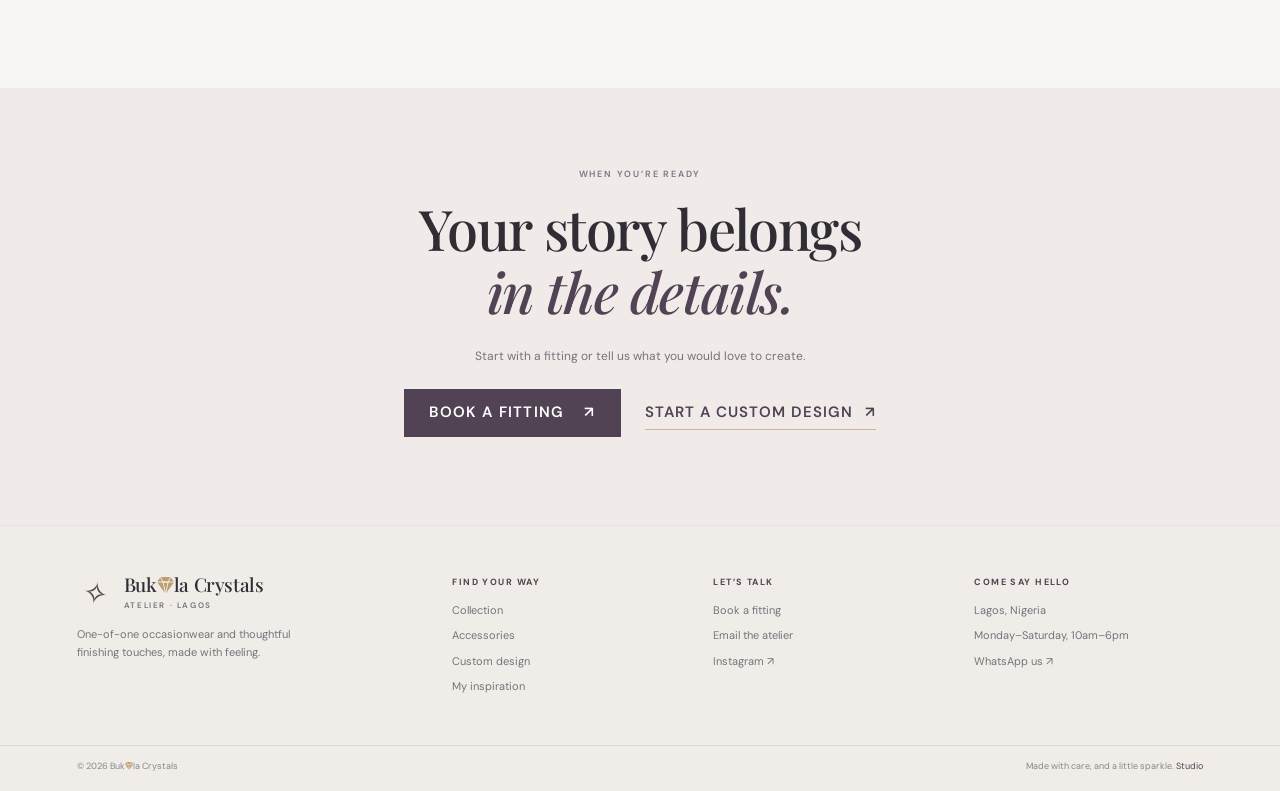
<file: story.html>
<!doctype html>
<html lang="en">
<head>
  <meta charset="utf-8">
  <meta name="viewport" content="width=device-width, initial-scale=1">
  <meta name="theme-color" content="#f8f6f2">
  <meta name="description" content="Discover the care, craft and personal stories behind Bukola Crystal Atelier's custom occasionwear and accessories.">
  <title>Our story | Bukola Crystal Atelier</title>
  <link rel="preconnect" href="https://fonts.googleapis.com">
  <link rel="preconnect" href="https://fonts.gstatic.com" crossorigin>
  <link href="https://fonts.googleapis.com/css2?family=DM+Sans:wght@400;500;600;700&family=Playfair+Display:ital,wght@0,500;0,600;0,700;1,500;1,600&display=swap" rel="stylesheet">
  <link rel="stylesheet" href="style.css">
</head>
<body data-page="story">
  <header id="site-header"></header>
  <main>
    <section class="page-hero story-hero">
      <p class="eyebrow" data-story-copy="heroEyebrow">OUR STORY · BUK<span class="diamond-o" role="img" aria-label="O"><svg viewBox="0 0 20 24" aria-hidden="true"><path d="M4 2h12l4 6-10 14L0 8z" fill="#bd9d70"/><path d="M4 2 7 8h6l3-6M0 8h20M7 8l3 14 3-14" fill="none" stroke="#f8f6f2" stroke-width="1"/></svg></span>LA CRYSTAL ATELIER</p>
      <h1><span class="story-title-line"><span data-story-copy="heroTitle">The woman is the beginning.</span></span><span class="story-title-line"><span><em data-story-copy="heroTitleAccent">The story is the design.</em></span></span></h1>
      <p data-story-copy="heroIntro">Every look starts with a person, a moment and the feeling she wants to carry with her.</p>
      <span class="page-spark" aria-hidden="true">✧</span>
    </section>

    <div class="story-ribbon" aria-label="Made with intention, care, craft and a little sparkle">
      <div class="story-ribbon-track" aria-hidden="true" data-story-copy="ribbon">HER STORY ✦ YOUR MOMENT ✦ MADE WITH CARE ✦ A LITTLE SPARKLE ✦ HER STORY ✦ YOUR MOMENT ✦ MADE WITH CARE ✦ A LITTLE SPARKLE ✦</div>
    </div>

    <section class="story-chapter section-wrap">
      <div class="story-image">
        <img src="assets/img-2.jpg" alt="An occasion look created for a memorable moment" data-story-image="chapterOneImage" data-story-alt="chapterOneAlt">
        <span class="story-image-note" data-story-copy="chapterOneImageNote">A moment
made hers.</span>
      </div>
      <div class="story-copy">
        <p class="eyebrow" data-story-copy="chapterOneEyebrow">HOW IT BEGINS</p>
        <h2><span data-story-copy="chapterOneHeading">First, we listen to</span><br><em data-story-copy="chapterOneAccent">your story.</em></h2>
        <p data-story-copy="chapterOneParagraphOne">A celebration, a new beginning, or a day you simply want to feel like yourself—what matters to you is where the design starts.</p>
        <p data-story-copy="chapterOneParagraphTwo">We talk through the occasion, the details you love and how you want to feel. From there, your idea begins to take shape as a custom look made around you.</p>
        <a class="text-link" href="design.html"><span data-story-copy="chapterOneLink">Bring us your idea</span> <span>↗</span></a>
      </div>
    </section>

    <section class="story-chapter story-chapter-reverse story-chapter-tint">
      <div class="story-chapter-inner section-wrap">
        <div class="story-image">
          <img src="assets/img-1iu.jpg" alt="A colourful custom outfit with carefully finished details" data-story-image="chapterTwoImage" data-story-alt="chapterTwoAlt">
          <span class="story-image-note" data-story-copy="chapterTwoImageNote">Thought through.
Made with care.</span>
        </div>
        <div class="story-copy">
          <p class="eyebrow" data-story-copy="chapterTwoEyebrow">THE CRAFT</p>
          <h2><span data-story-copy="chapterTwoHeading">From the first idea</span><br><em data-story-copy="chapterTwoAccent">to the final fitting.</em></h2>
          <p data-story-copy="chapterTwoParagraphOne">We bring your inspiration into the design process, shaping the silhouette, colour and details around the person who will wear it.</p>
          <p data-story-copy="chapterTwoParagraphTwo">Each fitting gives us a chance to refine the feel and finish, so your custom piece feels considered, comfortable and unmistakably yours.</p>
          <a class="text-link" href="book.html"><span data-story-copy="chapterTwoLink">Plan a fitting</span> <span>↗</span></a>
        </div>
      </div>
    </section>

    <section class="story-chapter section-wrap">
      <div class="story-image">
        <img src="assets/img-3.jpg" alt="A softly detailed occasionwear look from the atelier" data-story-image="chapterThreeImage" data-story-alt="chapterThreeAlt">
        <span class="story-image-note" data-story-copy="chapterThreeImageNote">The little things
make it yours.</span>
      </div>
      <div class="story-copy">
        <p class="eyebrow" data-story-copy="chapterThreeEyebrow">THE FINISHING TOUCH</p>
        <h2><span data-story-copy="chapterThreeHeading">Details that feel</span><br><em data-story-copy="chapterThreeAccent">like you.</em></h2>
        <p data-story-copy="chapterThreeParagraphOne">The right finishing touch can bring the whole look together. Explore thoughtful accessories, or tell us what would make your outfit feel complete.</p>
        <p data-story-copy="chapterThreeParagraphTwo">Whether you have a clear picture in mind or are still finding the words for it, there is room to make something personal.</p>
        <a class="text-link" href="accessories.html"><span data-story-copy="chapterThreeLink">Explore accessories</span> <span>↗</span></a>
      </div>
    </section>

    <section class="values-band">
      <div><span>✧</span><b data-story-copy="valueOneTitle">Designed around you</b><p data-story-copy="valueOneText">Your occasion, your point of view.</p></div>
      <div><span>✦</span><b data-story-copy="valueTwoTitle">Made with care</b><p data-story-copy="valueTwoText">Thoughtful details at every fitting.</p></div>
      <div><span>✧</span><b data-story-copy="valueThreeTitle">Finished with feeling</b><p data-story-copy="valueThreeText">A look that stays with you.</p></div>
    </section>

    <section class="story-journey section-wrap">
      <p class="eyebrow" data-story-copy="journeyEyebrow">A CUSTOM LOOK, STEP BY STEP</p>
      <h2><span data-story-copy="journeyHeading">From your first thought</span><br><em data-story-copy="journeyAccent">to your moment.</em></h2>
      <div class="story-timeline">
        <div><span>01</span><b data-story-copy="stepOneTitle">Share the idea</b><p data-story-copy="stepOneText">Tell us what you are celebrating and what you have in mind.</p></div>
        <div><span>02</span><b data-story-copy="stepTwoTitle">Shape the design</b><p data-story-copy="stepTwoText">We talk through the silhouette, details and direction together.</p></div>
        <div><span>03</span><b data-story-copy="stepThreeTitle">Make it yours</b><p data-story-copy="stepThreeText">At your fitting, we refine the look around you.</p></div>
        <div><span>04</span><b data-story-copy="stepFourTitle">Step into the moment</b><p data-story-copy="stepFourText">Your finished look is ready for the story ahead.</p></div>
      </div>
    </section>

    <section class="bottom-cta story-bottom-cta">
      <p class="eyebrow" data-story-copy="closingEyebrow">WHEN YOU’RE READY</p>
      <h2><span data-story-copy="closingHeading">Your story belongs</span><br><em data-story-copy="closingAccent">in the details.</em></h2>
      <p data-story-copy="closingIntro">Start with a fitting or tell us what you would love to create.</p>
      <div class="story-cta-actions">
        <a class="button" href="book.html"><span data-story-copy="closingFittingLink">Book a fitting</span> <span>↗</span></a>
        <a class="text-link" href="design.html"><span data-story-copy="closingDesignLink">Start a custom design</span> <span>↗</span></a>
      </div>
    </section>
  </main>
  <footer id="site-footer"></footer>
  <div id="modal-root"></div>
  <script src="config.js"></script>
  <script src="app.js"></script>
</body>
</html>
</file>
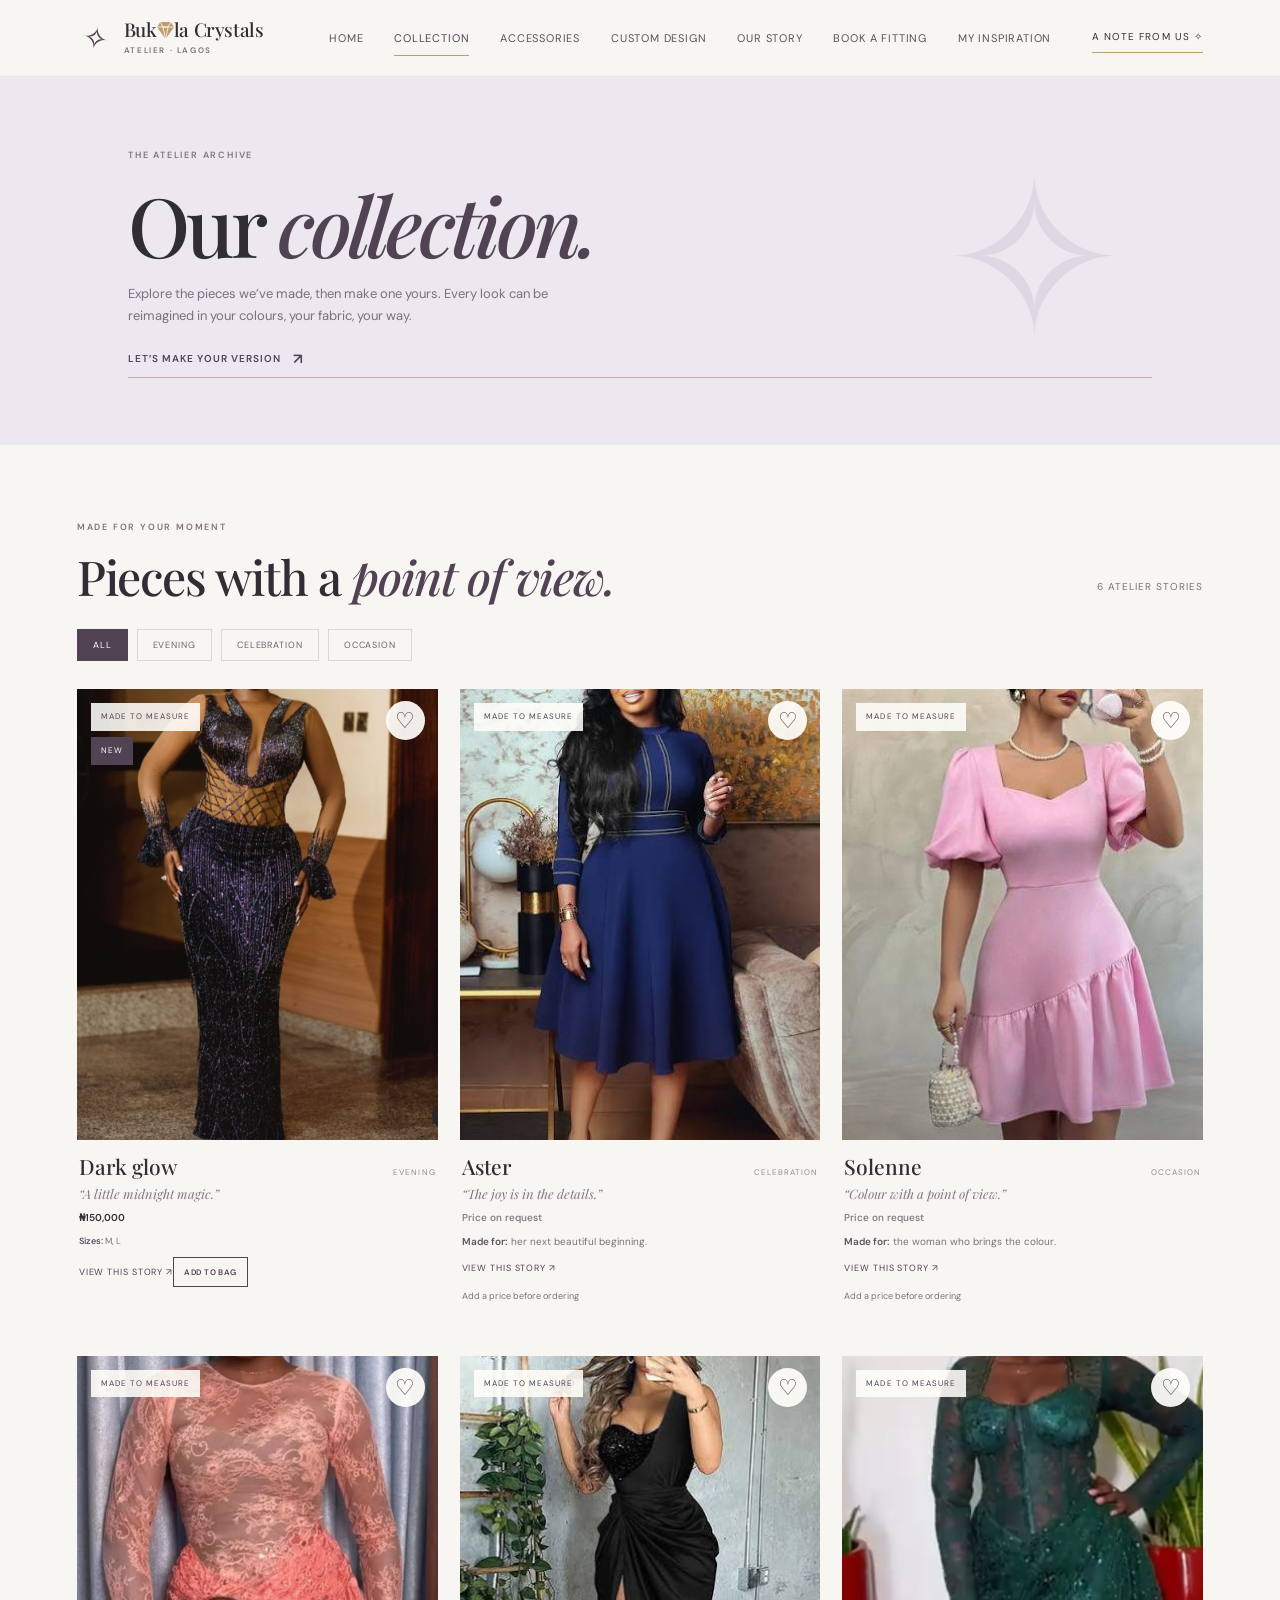
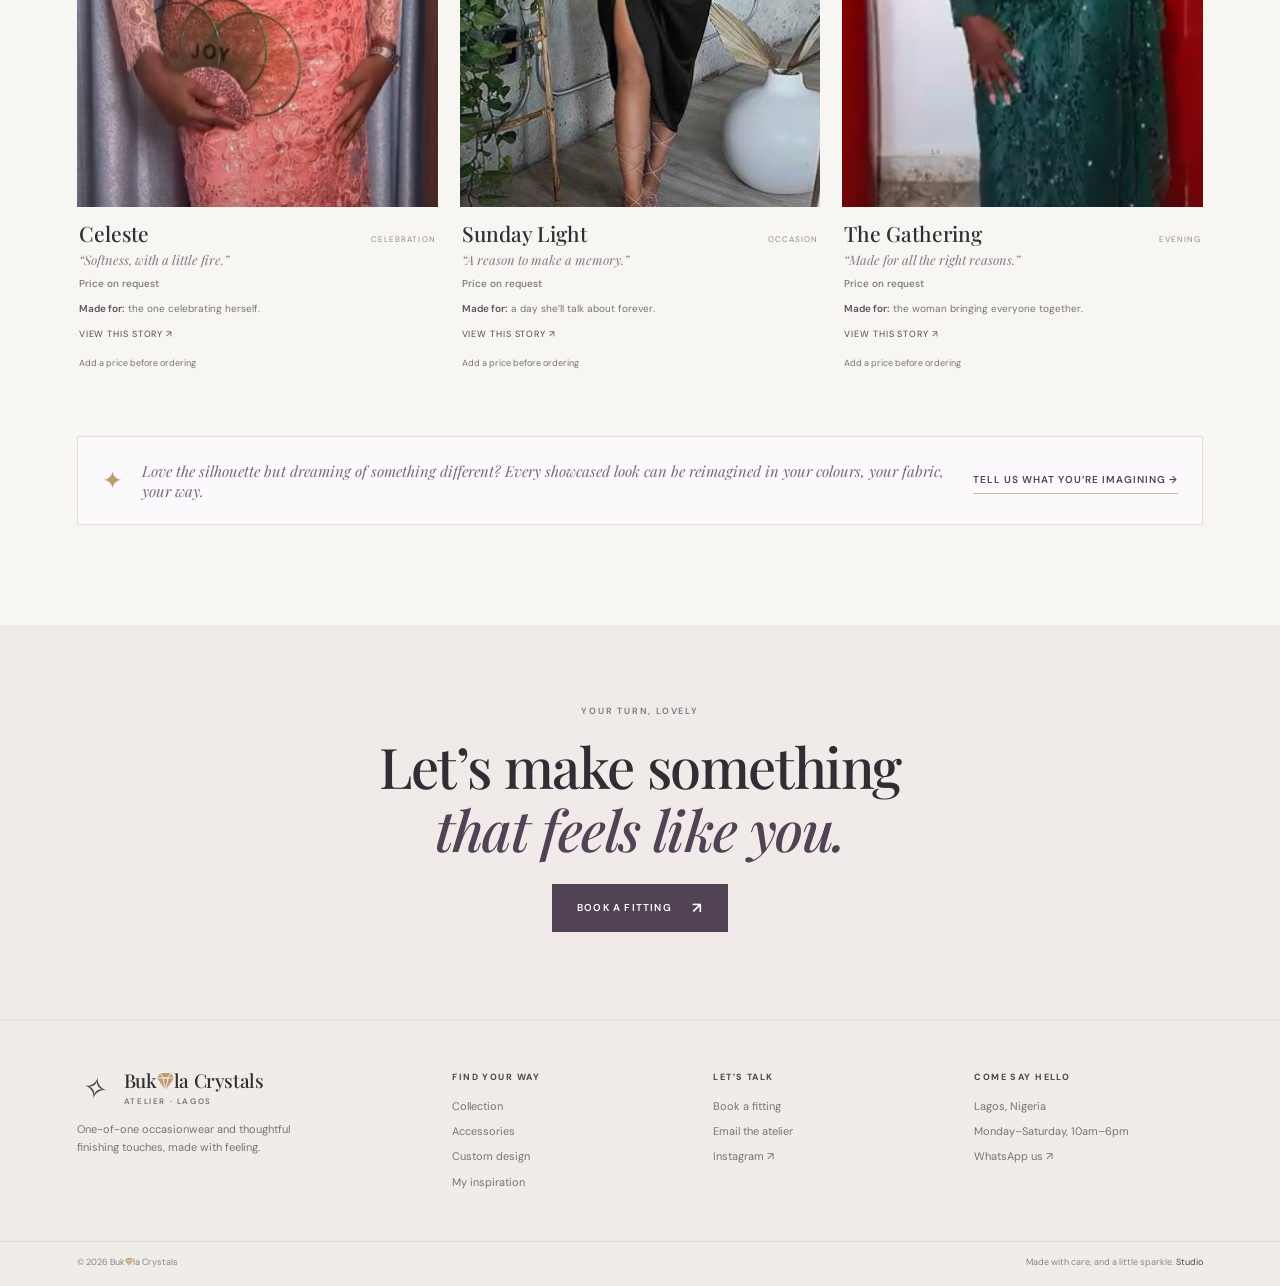
<file: women.html>
<!doctype html>
<html lang="en"><head><meta charset="utf-8"><meta name="viewport" content="width=device-width, initial-scale=1"><meta name="theme-color" content="#f8f6f2"><title>Collection | Bukola Crystal Atelier</title><link rel="preconnect" href="https://fonts.googleapis.com"><link rel="preconnect" href="https://fonts.gstatic.com" crossorigin><link href="https://fonts.googleapis.com/css2?family=DM+Sans:wght@400;500;600;700&family=Playfair+Display:ital,wght@0,500;0,600;0,700;1,500;1,600&display=swap" rel="stylesheet"><link rel="stylesheet" href="style.css"></head>
<body data-page="women"><header id="site-header"></header><main><section class="page-hero page-hero-lilac"><p class="eyebrow">THE ATELIER ARCHIVE</p><h1>Our <em>collection.</em></h1><p>Explore the pieces we’ve made, then make one yours. Every look can be reimagined in your colours, your fabric, your way.</p><a class="text-link" href="design.html">Let’s make your version <span>↗</span></a><span class="page-spark">✧</span></section><section class="collection section-wrap"><div class="collection-toolbar"><div><p class="eyebrow">MADE FOR YOUR MOMENT</p><h2>Pieces with a <em>point of view.</em></h2></div><span class="collection-count" id="design-count"></span></div><div class="filter-row" id="design-filters"></div><div class="work-grid work-grid-wide" data-collection="designs"></div><div class="collection-note"><span>✦</span><p>Love the silhouette but dreaming of something different? Every showcased look can be reimagined in your colours, your fabric, your way.</p><a class="text-link" href="design.html">Tell us what you’re imagining →</a></div></section><section class="bottom-cta"><p class="eyebrow">YOUR TURN, LOVELY</p><h2>Let’s make something<br><em>that feels like you.</em></h2><a class="button" href="book.html">Book a fitting <span>↗</span></a></section></main><footer id="site-footer"></footer><div id="modal-root"></div><script src="config.js"></script><script src="app.js"></script></body></html>
</file>
<file: style.css>
:root{--paper:#f8f6f2;--white:#fffefa;--ink:#302d35;--muted:#77727b;--line:#e6e1e6;--plum:#514354;--plum-dark:#352b3a;--lilac:#ebe4ed;--rose:#e9d8d2;--gold:#bd9d70;--serif:"Playfair Display",Georgia,serif;--sans:"DM Sans",Arial,sans-serif}
*{box-sizing:border-box}
html{scroll-behavior:smooth;scroll-padding-top:92px}
body{margin:0;background:var(--paper);color:var(--ink);font:15px/1.65 var(--sans);-webkit-font-smoothing:antialiased}
body.modal-open{overflow:hidden}
a{color:inherit;text-decoration:none}
button,input,textarea,select{font:inherit}
button,a{-webkit-tap-highlight-color:transparent}
img{max-width:100%;display:block}
h1,h2,h3,p{margin-top:0}
h1,h2,h3{font-family:var(--serif);font-weight:500;line-height:1.13}
h1 em,h2 em,p em{font-weight:500}
.announcement{height:31px;background:var(--plum-dark);color:#f8f4ed;text-align:center;font-size:10px;letter-spacing:.13em;text-transform:uppercase;display:flex;align-items:center;justify-content:center;gap:12px}
.announcement span{color:#dfc59c}
#site-header{position:sticky;top:0;z-index:30;background:rgba(248,246,242,.96);backdrop-filter:blur(14px);border-bottom:1px solid rgba(81,67,84,.1)}
.nav-wrap{max-width:1370px;height:76px;padding:0 6vw;margin:auto;display:flex;align-items:center;justify-content:space-between;gap:28px}
.brand{display:flex;align-items:center;gap:10px;min-width:212px}
.brand-mark{width:37px;height:37px;display:grid;place-items:center;color:var(--plum);font-size:30px;line-height:1;transform:rotate(12deg)}
.brand-name{font:500 19px/1.05 var(--serif);letter-spacing:-.02em}
.brand-name small{display:block;font:600 8px/1.5 var(--sans);text-transform:uppercase;letter-spacing:.2em;color:var(--muted);margin-top:3px}
.main-nav{display:flex;align-items:center;gap:clamp(17px,2.4vw,36px);font-size:11px;letter-spacing:.075em;text-transform:uppercase}
.main-nav a{position:relative;padding:11px 0;color:#57515b;transition:color .2s}
.main-nav a:hover,.main-nav a.active{color:var(--plum)}
.main-nav a.active:after{content:"";position:absolute;bottom:2px;left:0;right:0;height:1px;background:var(--gold)}
.nav-actions{display:flex;align-items:center;gap:17px}
.nav-signup{font-size:10px;letter-spacing:.11em;text-transform:uppercase;border-bottom:1px solid var(--gold);padding:6px 0}
.nav-menu{display:none;border:0;background:none;color:var(--plum);font-size:24px;padding:5px}
.mobile-nav{display:none}
.section-wrap{max-width:1290px;margin:auto;padding-left:6vw;padding-right:6vw}
.eyebrow{font-size:9px;line-height:1.5;letter-spacing:.2em;font-weight:600;text-transform:uppercase;color:#807481;margin:0 0 15px}
.diamond-o{display:inline-block;width:.9em;height:1.1em;vertical-align:-.2em;line-height:0}
.diamond-o svg{display:block;width:100%;height:100%}
.spark{color:#b49469;margin-right:8px;font-size:13px}
.button{display:inline-flex;align-items:center;justify-content:center;gap:20px;min-height:48px;padding:0 24px;border:1px solid var(--plum);background:var(--plum);color:white;font-size:10px;font-weight:600;letter-spacing:.12em;text-transform:uppercase;cursor:pointer;transition:background .22s,color .22s,transform .22s}
.button:hover{background:var(--plum-dark);transform:translateY(-2px)}
.button span{font-size:15px;line-height:1}
.button-light{background:#f8f6f2;color:var(--plum);border-color:#f8f6f2}
.button-light:hover{background:transparent;color:white}
.text-link{font-size:10px;font-weight:600;letter-spacing:.1em;text-transform:uppercase;color:var(--plum);display:inline-flex;align-items:center;gap:12px;border-bottom:1px solid rgba(189,157,112,.7);padding:5px 0}
.text-link span{font-size:15px}
.hero{max-width:1440px;margin:auto;min-height:645px;padding:69px 8.2vw 59px;display:grid;grid-template-columns:1fr .93fr;align-items:center;gap:6.5vw;position:relative;overflow:hidden}
.hero-copy{padding:10px 0 20px;position:relative;z-index:1}
.hero h1{font-size:clamp(46px,4.8vw,76px);letter-spacing:-.048em;margin:0 0 23px}
.hero h1 em,.section-heading h2 em,.intro h2 em,.pathway h2 em,.accessory-copy h2 em,.bottom-cta h2 em,.page-hero h1 em,.collection h2 em,.design-request h2 em,.booking-form h2 em,.story-copy h2 em,.signup-form h1 em{color:var(--plum);font-style:italic}
.hero-lead{font-size:14px;max-width:380px;color:var(--muted);margin-bottom:28px}
.hero-actions{display:flex;align-items:center;gap:25px;flex-wrap:wrap}
.hero-note{display:flex;align-items:center;gap:12px;margin-top:55px;font:italic 13px var(--serif);color:var(--muted);line-height:1.4}
.hero-note b{font-weight:500;color:var(--plum)}
.gem-small{font-size:24px;color:var(--gold)}
.hero-art{position:relative;max-width:570px;justify-self:center;width:100%;padding:20px 20px 35px}
.hero-frame{height:520px;overflow:hidden;position:relative;border-radius:48% 48% 2px 2px;background:transparent}
.crystal-stage{position:absolute;inset:0;display:grid;place-items:center;overflow:hidden;background:radial-gradient(ellipse at 50% 48%,rgba(235,228,237,.72),rgba(248,246,242,.35) 48%,transparent 72%)}
.crystal-aura{position:absolute;width:72%;aspect-ratio:1;border:1px solid rgba(189,157,112,.3);border-radius:50%;box-shadow:0 0 42px rgba(189,157,112,.15),inset 0 0 38px rgba(216,198,236,.3);animation:crystal-aura 6s ease-in-out infinite}
.crystal-ring{position:absolute;width:85%;height:30%;border:1px solid rgba(81,67,84,.2);border-radius:50%;transform:rotate(-24deg);animation:crystal-ring 10s linear infinite}
.crystal-ring-two{width:78%;height:26%;border-color:rgba(189,157,112,.32);transform:rotate(32deg);animation-direction:reverse;opacity:.65}
.hero-gown-picture{position:relative;z-index:1;display:block;min-width:0;min-height:0;width:100%;height:100%;animation:hero-image-float 7s ease-in-out infinite}
.hero-gown{display:block;width:100%;height:100%;object-fit:contain}
.crystal-sparkle{position:absolute;z-index:2;color:#bd9d70;text-shadow:0 0 10px rgba(255,255,255,.95),0 0 22px rgba(189,157,112,.38);animation:crystal-twinkle 2.8s ease-in-out infinite}
.sparkle-one{top:25%;left:18%;font-size:21px}
.sparkle-two{top:33%;right:17%;font-size:28px;animation-delay:-1.3s}
.sparkle-three{bottom:23%;left:23%;font-size:15px;animation-delay:-.7s}
@keyframes hero-image-float{0%,100%{transform:translateY(4px) scale(1)}50%{transform:translateY(-9px) scale(1.012)}}
@keyframes crystal-aura{0%,100%{transform:scale(.94);opacity:.62}50%{transform:scale(1.05);opacity:1}}
@keyframes crystal-ring{0%{transform:rotate(-24deg) scale(.96)}50%{transform:rotate(0deg) scale(1.04)}100%{transform:rotate(24deg) scale(.96)}}
@keyframes crystal-twinkle{0%,100%{opacity:.25;transform:scale(.75)}50%{opacity:1;transform:scale(1.18)}}
.hero-caption{position:absolute;bottom:17px;left:5px;font:italic 14px var(--serif);color:var(--muted)}
.float-gem{position:absolute;color:#b89e81;animation:gem-drift 5s ease-in-out infinite}
.gem-one{font-size:40px;left:-4px;top:17%}.gem-two{font-size:19px;right:3px;bottom:25%;animation-delay:-2.2s}
@keyframes gem-drift{0%,100%{transform:translateY(0) rotate(-4deg)}50%{transform:translateY(-9px) rotate(8deg)}}
.hero-index{position:absolute;bottom:25px;right:7.7vw;font-size:9px;letter-spacing:.2em;color:#8f8990}.hero-index span{color:var(--gold)}
.intro{text-align:center;padding-top:95px;padding-bottom:102px}
.intro h2,.section-heading h2,.accessory-copy h2,.bottom-cta h2,.collection h2,.story-copy h2,.design-request h2,.booking-form h2{font-size:clamp(34px,4.4vw,56px);letter-spacing:-.025em;margin-bottom:15px}
.intro>p:last-child{max-width:520px;margin:0 auto;color:var(--muted);font-size:13px}
.showcase{padding-top:30px;padding-bottom:105px}
.section-heading{display:flex;align-items:end;justify-content:space-between;gap:20px;margin-bottom:29px}
.section-heading h2{margin-bottom:0}
.work-grid{display:grid;grid-template-columns:repeat(3,minmax(0,1fr));gap:22px}
.work-grid-wide{grid-template-columns:repeat(3,minmax(0,1fr));row-gap:52px}
.accessory-carousel{position:relative}
.home-accessories .accessory-carousel .work-grid{display:flex;gap:22px;overflow-x:auto;scroll-snap-type:x mandatory;scrollbar-width:none;-ms-overflow-style:none;-webkit-overflow-scrolling:touch;overscroll-behavior-inline:contain;padding:4px 2px 20px;cursor:grab}
.home-accessories .accessory-carousel .work-grid::-webkit-scrollbar{display:none}
.home-accessories .accessory-carousel .work-card{flex:0 0 calc((100% - 44px)/3);scroll-snap-align:start}
.home-accessories{padding-top:20px;padding-bottom:65px}
.home-accessories .work-image{aspect-ratio:1/1}
.featured-carousel{position:relative}
.home-featured .featured-carousel .work-grid{display:flex;gap:22px;overflow-x:auto;scroll-snap-type:x mandatory;scrollbar-width:none;-ms-overflow-style:none;-webkit-overflow-scrolling:touch;overscroll-behavior-inline:contain;padding:4px 2px 20px;cursor:grab}
.home-featured .featured-carousel .work-grid::-webkit-scrollbar{display:none}
.home-featured .featured-carousel .work-card{flex:0 0 calc((100% - 44px)/3);scroll-snap-align:start}
.accessory-scroll{position:absolute;z-index:3;top:36%;width:42px;height:42px;border:1px solid #e6e1e6;border-radius:50%;background:var(--white);color:var(--plum);font:500 25px/1 var(--serif);cursor:pointer;box-shadow:0 4px 18px #302d3520;transition:transform .2s,background .2s}
.accessory-scroll:hover{transform:scale(1.06);background:#fff}
.accessory-scroll[data-direction="left"]{left:-17px}
.accessory-scroll[data-direction="right"]{right:-17px}
.accessory-carousel-hint{margin:2px 2px 0;text-align:right;color:var(--muted);font-size:9px;letter-spacing:.08em}
.accessory-carousel-hint span{color:var(--gold);font-size:15px;margin-left:5px}
.work-card{min-width:0;cursor:pointer;position:relative}
.work-image{position:relative;overflow:hidden;background:var(--lilac);aspect-ratio:4/5}
.work-image img{width:100%;height:100%;object-fit:cover;transition:transform .7s cubic-bezier(.2,.7,.2,1)}
.work-card:hover .work-image img{transform:scale(1.045)}
.work-image:after{content:"";position:absolute;inset:55% 0 0;background:linear-gradient(transparent,rgba(33,24,34,.18));pointer-events:none}
.work-badge{position:absolute;left:14px;top:14px;padding:7px 10px;background:rgba(255,254,250,.88);font-size:8px;letter-spacing:.13em;text-transform:uppercase;color:var(--plum);z-index:1}
.work-badge.work-badge-promo{top:48px;background:var(--plum);color:#fff}
.save-inspiration{position:absolute;right:13px;top:12px;width:39px;height:39px;border:0;border-radius:50%;background:rgba(255,254,250,.93);color:var(--plum);font-size:22px;line-height:1;cursor:pointer;z-index:2;transition:transform .2s,color .2s}
.save-inspiration:hover{transform:scale(1.08)}
.save-inspiration.saved{color:#9e6479}
.work-meta{padding:14px 2px 0}
.work-title-row{display:flex;justify-content:space-between;align-items:baseline;gap:10px}
.work-title{font:500 21px/1.2 var(--serif);margin:0}
.work-category{font-size:8px;letter-spacing:.13em;text-transform:uppercase;color:#918a94;white-space:nowrap}
.work-tagline{font:italic 13px var(--serif);color:#837786;margin:5px 0 0}
.work-for{font-size:10px;color:var(--muted);margin:8px 0 0}
.work-for b{color:#5d535f;font-weight:600}
.product-price{font-weight:600;color:var(--ink)}
.product-sale-price{color:#9e5266}
.product-former-price{margin-left:5px;color:var(--muted);font-size:.9em;font-weight:400}
.price-on-request{font-weight:500;color:var(--muted)}
.product-spec{font-size:9px}
.product-detail-meta{margin:17px 0}
.product-detail-meta .work-for{margin:5px 0}
.product-detail-meta .product-price{margin-bottom:10px}
.product-promo-status{display:inline-block;margin:4px 0 10px;padding:5px 8px;background:var(--plum);color:#fff;font-size:8px;letter-spacing:.1em;text-transform:uppercase}
.view-design{font-size:9px;letter-spacing:.1em;text-transform:uppercase;color:var(--plum);padding:10px 0 0;display:inline-block}
.pathway{background:var(--plum-dark);color:#f8f5f0;position:relative;overflow:hidden}
.pathway-inner{max-width:1240px;margin:auto;padding:89px 7vw 92px;display:grid;grid-template-columns:1fr 1fr;gap:8vw;position:relative}
.pathway .eyebrow{color:#c6b8c5}
.pathway h2{font-size:clamp(45px,5.5vw,71px);letter-spacing:-.03em;margin:0 0 19px}
.pathway h2 em{font-style:italic;color:#dfc59c}
.pathway-copy>p:not(.eyebrow){font-size:13px;color:#d4ced7;max-width:385px;margin-bottom:25px}
.pathway-steps{align-self:center;display:grid;gap:0;max-width:430px}
.pathway-steps div{display:grid;grid-template-columns:42px 1fr;column-gap:13px;align-items:start;padding:17px 0;border-bottom:1px solid #ffffff24}
.pathway-steps span{font:italic 16px var(--serif);color:#dfc59c}
.pathway-steps b{font:500 19px var(--serif)}
.pathway-steps small{grid-column:2;color:#bcb3c0;font-size:11px;margin-top:3px}
.pathway-star{position:absolute;right:6%;top:9%;font-size:70px;color:#88768d;opacity:.3}
.accessory-feature{padding-top:106px;padding-bottom:110px;display:grid;grid-template-columns:1fr .8fr;align-items:center;gap:8vw}
.accessory-art{height:430px;position:relative;background:#e3dcdf;overflow:hidden}
.accessory-art img{height:100%;width:100%;object-fit:cover;object-position:55% 38%;filter:saturate(.75)}
.accessory-mark{position:absolute;right:19px;bottom:20px;background:var(--paper);padding:20px 24px;font:500 16px/1.2 var(--serif);letter-spacing:.04em}
.accessory-mark em{color:#9a769c}
.accessory-copy h2{margin-bottom:17px}
.accessory-copy>p:not(.eyebrow){color:var(--muted);font-size:13px;max-width:350px;margin-bottom:23px}
.quote-band{text-align:center;padding:83px 18px 78px;background:var(--lilac);color:var(--plum-dark)}
.quote-gem{font-size:24px;color:#a78ba7}
.quote-band p{font:500 clamp(26px,4vw,43px)/1.3 var(--serif);margin:13px auto 21px}
.quote-band p em{color:#806882}
.quote-credit{font-size:8px;letter-spacing:.18em;color:#827687}
#site-footer{background:#f0ede8;border-top:1px solid #e6e1e6}
.footer-main{max-width:1290px;margin:auto;padding:49px 6vw 43px;display:grid;grid-template-columns:1.5fr 1fr 1fr 1fr;gap:32px}
.footer-about .brand{margin-bottom:13px}
.footer-about p{font-size:11px;color:var(--muted);max-width:250px}
.footer-column b{font-size:9px;text-transform:uppercase;letter-spacing:.16em;color:var(--plum);display:block;margin-bottom:12px}
.footer-column a,.footer-column span{font-size:11px;color:#77717b;display:block;margin:7px 0}
.footer-column a:hover{color:var(--plum)}
.footer-bottom{max-width:1290px;margin:auto;padding:13px 6vw 17px;border-top:1px solid #ded9df;display:flex;justify-content:space-between;align-items:center;color:#8a848c;font-size:9px}
.footer-bottom a{color:var(--plum)}
.page-hero{position:relative;min-height:325px;padding:72px 10vw 67px;display:flex;flex-direction:column;justify-content:center;overflow:hidden}
.page-hero h1{font-size:clamp(46px,6.8vw,82px);letter-spacing:-.045em;margin:0 0 13px;max-width:820px}
.page-hero>p:not(.eyebrow){max-width:470px;color:var(--muted);font-size:13px;margin:0 0 16px}
.page-hero-lilac{background:#ede7ef}
.page-hero-peach{background:#f1e7e1}
.page-hero-deep{background:#443849;color:#faf7f2}
.page-hero-deep .eyebrow{color:#d2c2d0}
.page-hero-deep h1 em{color:#e1c8a4}
.page-hero-deep>p:not(.eyebrow){color:#d1c9d3}
.page-hero-deep .button{align-self:flex-start;margin-top:10px}
.page-spark{position:absolute;right:12%;top:50%;transform:translateY(-50%);font-size:clamp(90px,18vw,220px);line-height:1;color:#c2b1c8;opacity:.28}
.page-hero-peach .page-spark{color:#ba9274}
.page-hero-book{background:#e8e1eb}
.collection{padding-top:76px;padding-bottom:100px}
.collection-toolbar{display:flex;justify-content:space-between;align-items:end;gap:20px}
.collection-toolbar h2{margin:0;font-size:clamp(32px,4vw,48px)}
.collection-count{font-size:10px;letter-spacing:.1em;text-transform:uppercase;color:var(--muted);padding-bottom:8px}
.filter-row{display:flex;gap:9px;flex-wrap:wrap;padding:25px 0 28px}
.filter-chip{padding:8px 15px;border:1px solid #ddd6df;background:transparent;color:#69636d;font-size:9px;letter-spacing:.1em;text-transform:uppercase;cursor:pointer}
.filter-chip.active,.filter-chip:hover{background:var(--plum);border-color:var(--plum);color:white}
.collection-note{margin-top:65px;padding:23px 24px;border:1px solid #e1d9e3;display:flex;align-items:center;gap:19px;flex-wrap:wrap;background:#fbf9fc}
.collection-note>span{font-size:25px;color:var(--gold)}
.collection-note p{font:italic 15px var(--serif);color:#746a78;margin:0;flex:1;min-width:240px}
.collection-note .text-link{white-space:nowrap}
.bottom-cta{text-align:center;padding:80px 18px 88px;background:#f0ebe9}
.bottom-cta h2{margin-bottom:24px}
.accessory-note{max-width:920px;margin:0 auto;padding:32px 6vw 102px;display:flex;gap:28px;align-items:flex-start}
.note-gem{font-size:40px;color:#b79c72}
.accessory-note h2{font:500 30px var(--serif);margin:0 0 8px}
.accessory-note p:not(.eyebrow){font-size:12px;color:var(--muted);max-width:530px}
.design-steps{display:grid;grid-template-columns:repeat(3,1fr);padding-top:58px;padding-bottom:78px;gap:24px}
.design-steps>div{border-top:1px solid #cfc5d2;padding-top:16px}
.design-steps span{display:block;color:#a68b69;font:italic 16px var(--serif);margin-bottom:13px}
.design-steps b{font:500 21px var(--serif)}
.design-steps p{font-size:11px;color:var(--muted);margin:8px 0 0;max-width:260px}
.design-request{display:grid;grid-template-columns:.75fr 1fr;gap:11vw;padding-top:36px;padding-bottom:105px;align-items:start}
.design-form-intro{position:relative;padding-top:25px}
.design-form-intro h2{font:500 clamp(39px,4.7vw,58px)/1.12 var(--serif);margin-bottom:17px}
.design-form-intro>p:not(.eyebrow){font-size:12px;color:var(--muted);max-width:250px}
.form-decoration{font-size:115px;color:#e3d8e6;margin-top:46px}
.paper-form{padding:35px 39px;background:var(--white);border:1px solid #ece6eb;box-shadow:0 16px 55px #4c394b0a}
.paper-form label{display:block;margin:0 0 16px;color:#5d5661;font-size:10px;font-weight:600;letter-spacing:.04em}
.paper-form label>span{font-weight:400;color:#96909a}
.paper-form input,.paper-form select,.paper-form textarea{display:block;width:100%;margin-top:6px;padding:12px 12px;border:1px solid #e6e0e6;border-radius:0;background:#fffefa;color:var(--ink);font-size:12px;outline:none}
.paper-form input:focus,.paper-form select:focus,.paper-form textarea:focus{border-color:#9b829d;box-shadow:0 0 0 2px #9b829d1c}
.paper-form textarea{resize:vertical;min-height:90px}
.paper-form input[type=file]{font-size:10px}
.paper-form .upload-label small{display:block;color:#918b94;font-weight:400;font-size:9px;margin-top:5px}
.form-pair{display:grid;grid-template-columns:1fr 1fr;gap:14px}
.paper-form>.button{width:100%;margin-top:5px}
.form-message{min-height:20px;margin:10px 0 0;color:#6b526e;font-size:11px}
.form-footnote{font-size:10px;color:#8e8791;margin:8px 0 0}
.form-footnote a{color:var(--plum);text-decoration:underline}
.story-hero{background:radial-gradient(ellipse at 86% 22%,#fffefa99 0,transparent 36%),linear-gradient(120deg,#eee9ef,#e8e1eb 52%,#ded4e1);min-height:400px}
.story-split{display:grid;grid-template-columns:.9fr 1fr;gap:9vw;align-items:center;padding-top:88px;padding-bottom:98px}
.story-image{height:475px;position:relative;overflow:hidden;background:#d5c9d2}
.story-image img{width:100%;height:100%;object-fit:cover;object-position:center 30%}
.story-image-note{position:absolute;bottom:20px;left:20px;padding:16px 22px;background:#f8f6f2eF;font:italic 18px/1.25 var(--serif);color:var(--plum);white-space:pre-line}
.story-copy h2{margin-bottom:20px}
.story-copy>p:not(.eyebrow){font-size:12px;color:var(--muted);max-width:440px;margin-bottom:15px}
.story-copy .text-link{margin-top:10px}
.story-ribbon{overflow:hidden;padding:13px 0;background:var(--plum-dark);color:#e6d9e8;white-space:nowrap}
.story-ribbon-track{display:inline-block;min-width:max-content;animation:story-ribbon-scroll 32s linear infinite;font-size:9px;letter-spacing:.2em}
@keyframes story-ribbon-scroll{to{transform:translateX(-50%)}}
.story-title-line{display:block;overflow:hidden}
.story-title-line>span{display:block;transform:translateY(110%);animation:story-title-rise .9s cubic-bezier(.2,.7,.2,1) forwards}
.story-title-line:nth-child(2)>span{animation-delay:.2s}
@keyframes story-title-rise{to{transform:translateY(0)}}
.story-hero .page-spark{animation:story-spark-float 6s ease-in-out infinite}
@keyframes story-spark-float{50%{translate:0 -10px;rotate:8deg;opacity:.4}}
.story-reveal{opacity:0;transform:translateY(28px);transition:opacity .8s ease,transform .8s cubic-bezier(.2,.7,.2,1)}
.story-reveal-left{transform:translateX(-36px)}
.story-reveal-right{transform:translateX(36px)}
.story-reveal.is-visible{opacity:1;transform:none}
.values-band>div:nth-child(2).story-reveal,.story-timeline>div:nth-child(2).story-reveal{transition-delay:.12s}
.values-band>div:nth-child(3).story-reveal,.story-timeline>div:nth-child(3).story-reveal{transition-delay:.24s}
.story-timeline>div:nth-child(4).story-reveal{transition-delay:.36s}
.story-chapter{max-width:1290px;margin:0 auto;padding:86px 6vw;display:grid;grid-template-columns:.9fr 1fr;gap:9vw;align-items:center}
.story-chapter .story-image{height:475px}
.story-chapter .story-copy h2{font-size:clamp(34px,4.4vw,56px);letter-spacing:-.025em}
.story-chapter-tint{display:block;max-width:none;padding:0;background:#f0edeF}
.story-chapter-inner{max-width:1290px;margin:auto;padding:86px 6vw;display:grid;grid-template-columns:.9fr 1fr;gap:9vw;align-items:center}
.story-chapter-reverse .story-image{order:2}
.story-chapter-reverse .story-copy{order:1}
.story-journey{padding-top:88px;padding-bottom:100px}
.story-journey>h2{font-size:clamp(34px,4.4vw,56px);letter-spacing:-.025em;margin-bottom:0}
.story-journey>h2 em{color:var(--plum);font-style:italic}
.story-timeline{display:grid;grid-template-columns:repeat(4,minmax(0,1fr));gap:22px;margin-top:45px}
.story-timeline>div{position:relative;border-top:1px solid #d8cbdc;padding:19px 13px 0 0}
.story-timeline>div:before{content:"";position:absolute;top:-5px;left:0;width:9px;height:9px;border-radius:50%;background:var(--gold);box-shadow:0 0 0 4px var(--paper)}
.story-timeline span{display:block;color:#a78ba7;font:italic 17px var(--serif);margin-bottom:12px}
.story-timeline b{font:500 19px var(--serif)}
.story-timeline p{max-width:230px;margin:7px 0 0;color:var(--muted);font-size:10px}
.story-bottom-cta>p:not(.eyebrow){color:var(--muted);font-size:12px;margin:12px auto 22px}
.story-cta-actions{display:flex;justify-content:center;align-items:center;gap:24px;flex-wrap:wrap}
.values-band{background:#eee8f0;display:grid;grid-template-columns:repeat(3,1fr);text-align:center;padding:48px max(6vw,20px);gap:30px}
.values-band span{font-size:22px;color:#a486a6}
.values-band b{display:block;font:500 19px var(--serif);margin:8px 0}
.values-band p{font-size:10px;color:var(--muted);margin:0}
.booking-layout{display:grid;grid-template-columns:.8fr 1fr;gap:10vw;padding-top:80px;padding-bottom:108px;align-items:start}
.booking-aside{padding-top:20px}
.booking-aside h2{font-size:clamp(37px,4vw,50px);margin-bottom:29px}
.booking-aside h2 em{color:var(--plum);font-style:italic}
.booking-promise{display:grid;gap:17px}
.booking-promise>div{display:grid;grid-template-columns:25px 1fr;gap:9px}
.booking-promise span{color:#b5966f;font-size:13px}
.booking-promise p{font-size:11px;color:var(--muted);margin:0}
.booking-promise b{font:500 17px var(--serif);color:var(--ink)}
.booking-direct{border-top:1px solid var(--line);margin-top:29px;padding-top:16px;font-size:10px}
.booking-direct b{display:block;margin-bottom:4px}
.booking-direct a{color:var(--plum);text-decoration:underline}
.booking-form h2{font-size:34px;margin-bottom:24px}
.booking-form>.eyebrow{margin-bottom:8px}
.signup-page{min-height:calc(100vh - 130px);display:grid;grid-template-columns:1fr 1fr;align-items:center;gap:7vw;padding-top:65px;padding-bottom:65px}
.signup-art{min-height:495px;background:#e9e1eb;display:grid;place-items:center;position:relative;overflow:hidden}
.signup-art:before,.signup-art:after{content:"";position:absolute;border:1px solid #c7b6cb;border-radius:50%;width:390px;height:390px}
.signup-art:after{width:300px;height:300px}
.signup-art>span{position:absolute;top:70px;right:18%;font-size:52px;color:#aa8eac}
.signup-art p{font:500 clamp(43px,5vw,68px)/1.06 var(--serif);text-align:center;z-index:1;color:#514354}
.signup-art em{font-weight:500}
.signup-form{max-width:500px;justify-self:center;width:100%}
.signup-form h1{font-size:clamp(40px,4.8vw,59px);margin:0 0 13px}
.signup-form>p:not(.eyebrow,.form-message){font-size:11px;color:var(--muted);margin-bottom:24px}
.signup-form>small{font-size:9px;color:#948d96}
.modal-backdrop{position:fixed;inset:0;z-index:80;background:rgba(34,27,37,.62);display:grid;place-items:center;padding:20px;overflow:auto}
.modal-panel{width:min(720px,100%);max-height:min(90vh,850px);overflow:auto;background:var(--paper);position:relative;display:grid;grid-template-columns:.85fr 1fr}
.modal-close{position:absolute;right:13px;top:11px;width:34px;height:34px;border:1px solid #e0d9e1;background:#fffefa;color:var(--plum);font-size:20px;z-index:2;cursor:pointer}
.modal-image{min-height:400px}
.modal-image img{width:100%;height:100%;object-fit:cover}
.modal-copy{padding:45px 31px 32px}
.modal-copy .work-title{font-size:31px;margin:0 0 8px}
.modal-copy .work-tagline{font-size:15px}
.modal-copy>p:not(.work-tagline){font-size:11px;color:var(--muted);margin:17px 0}
.modal-copy .button{width:100%;margin-top:13px}
.modal-save{display:block;text-align:center;margin:15px auto 0;border:0;background:none;color:var(--plum);font-size:9px;letter-spacing:.1em;text-transform:uppercase;cursor:pointer}
.signup-pop{position:fixed;inset:0;z-index:90;background:#2c22355e;display:grid;place-items:center;padding:20px}
.signup-pop[hidden]{display:none}
.signup-pop-card{max-width:420px;padding:43px 39px 38px;background:#f7f3f6;text-align:center;position:relative;border:1px solid #d8cbdc}
.signup-pop-card .pop-close{position:absolute;top:10px;right:13px;border:0;background:none;color:var(--plum);font-size:20px;cursor:pointer}
.signup-pop-card .pop-gem{font-size:27px;color:#a88ba9}
.signup-pop-card h2{font-size:34px;margin:9px 0}
.signup-pop-card h2 em{color:var(--plum);font-style:italic}
.signup-pop-card p{color:var(--muted);font-size:11px;margin-bottom:19px}
.signup-pop-card .button{min-width:190px}
.auth-prompt{position:fixed;inset:0;z-index:100;display:grid;place-items:center;padding:20px;background:#2c22357e}
.auth-prompt-card{position:relative;width:min(420px,100%);padding:40px 32px 34px;background:var(--white);border:1px solid var(--line);text-align:center}
.auth-prompt-close{position:absolute;top:10px;right:13px;border:0;background:none;color:var(--plum);font-size:22px;cursor:pointer}
.auth-prompt-gem{display:block;color:#a88ba9;font-size:27px}
.auth-prompt-card h2{font-size:30px;margin:9px 0 12px}
.auth-prompt-card>p:not(.eyebrow){font-size:12px;color:var(--muted);margin-bottom:20px}
.auth-prompt-actions{display:grid;gap:14px;justify-items:center}
.auth-prompt-actions .button{width:100%}
.admin-page{max-width:1300px;margin:auto;padding:48px 6vw 90px}
.admin-head{display:flex;align-items:end;justify-content:space-between;gap:20px;margin-bottom:24px}
.admin-head h1{font-size:42px;margin:0}
.admin-head p{font-size:11px;color:var(--muted);margin:5px 0 0}
.admin-tools{display:flex;gap:10px;flex-wrap:wrap}
.admin-btn{border:1px solid #d8d0db;background:transparent;padding:10px 14px;color:var(--plum);font-size:9px;letter-spacing:.1em;text-transform:uppercase;cursor:pointer}
.admin-btn:hover{background:var(--plum);color:white}
.admin-note{padding:13px 16px;background:#efe9f2;border-left:2px solid #a48aa9;color:#665a69;font-size:10px;margin-bottom:25px}
.admin-tabs{display:flex;gap:7px;overflow:auto;border-bottom:1px solid var(--line);margin-bottom:23px}
.admin-tab{border:0;background:transparent;padding:11px 15px;color:#807983;white-space:nowrap;font-size:10px;letter-spacing:.08em;text-transform:uppercase;cursor:pointer}
.admin-tab.active{color:var(--plum);border-bottom:2px solid var(--gold)}
.catalog-kind-tabs{display:flex;gap:8px;margin-bottom:18px;border-bottom:1px solid var(--line)}
.catalog-kind-tab{border:0;border-bottom:2px solid transparent;background:transparent;padding:11px 15px;color:#807983;font-size:10px;letter-spacing:.08em;text-transform:uppercase;cursor:pointer}
.catalog-kind-tab.active{border-bottom-color:var(--gold);color:var(--plum)}
.stat-grid{display:grid;grid-template-columns:repeat(4,1fr);gap:13px;margin-bottom:25px}
.stat-card{padding:17px 18px;background:var(--white);border:1px solid #eee8ee}
.stat-card span{display:block;color:#8b838d;font-size:9px;letter-spacing:.1em;text-transform:uppercase}
.stat-card b{display:block;font:500 33px var(--serif);margin-top:5px;color:var(--plum)}
.admin-columns{display:grid;grid-template-columns:1fr 1fr;gap:18px;margin:18px 0}
.admin-panel{padding:21px;background:var(--white);border:1px solid #eee8ee;min-width:0}
.admin-panel h2{font-size:21px;margin:0 0 15px}
.admin-panel h3{font-size:19px;margin:0 0 12px}
.rank-list{padding:0;margin:0;list-style:none}
.rank-list li{display:flex;justify-content:space-between;gap:15px;padding:9px 0;border-bottom:1px solid #f0ecf0;font-size:11px}
.rank-list li:last-child{border:0}
.rank-list b{font-weight:600;color:var(--plum);white-space:nowrap}
.admin-table-wrap{overflow:auto}
.admin-table{width:100%;border-collapse:collapse;min-width:650px;font-size:10px}
.admin-table th,.admin-table td{text-align:left;padding:10px 9px;border-bottom:1px solid #eee9ee;vertical-align:top}
.admin-table th{color:#877f89;font-size:8px;letter-spacing:.1em;text-transform:uppercase}
.empty-state{padding:27px;text-align:center;color:#8c858e;font-size:11px}
.admin-section[hidden]{display:none}
.admin-login{max-width:430px;margin:45px auto;padding:30px;background:var(--white);border:1px solid var(--line)}
.admin-login h2{font-size:28px}
.admin-login input{width:100%;padding:10px;margin:5px 0 13px;border:1px solid var(--line);background:white}
.admin-login .button{width:100%}
.admin-login-message{font-size:10px;color:#816787}
@media(max-width:980px){.main-nav{gap:15px;font-size:9px}.brand{min-width:180px}.brand-name{font-size:17px}.nav-actions{gap:11px}.work-grid{gap:16px}.hero{padding-left:6vw;padding-right:6vw;gap:4vw}.hero-frame{height:430px}}
@media(max-width:980px){.home-featured .featured-carousel .work-card{flex-basis:47%}}
@media(max-width:760px){.announcement{font-size:8px;letter-spacing:.08em}.nav-wrap{height:66px;padding:0 5vw}.main-nav{display:none}.nav-signup{display:none}.nav-menu{display:block}.brand{min-width:0}.nav-actions{margin-left:auto}.mobile-nav.open{display:flex;flex-direction:column;background:var(--paper);padding:4px 6vw 17px;border-top:1px solid var(--line)}.mobile-nav a{padding:10px 0;border-bottom:1px solid #ebe6eb;font-size:10px;letter-spacing:.1em;text-transform:uppercase;color:#5b5360}.hero{grid-template-columns:1fr;padding:48px 7vw 50px;gap:24px;min-height:0}.hero-copy{padding:0}.hero h1{font-size:clamp(53px,12vw,78px)}.hero-lead{font-size:13px;max-width:350px}.hero-note{margin-top:28px}.hero-art{max-width:440px;width:91%;padding:5px 16px 32px}.hero-frame{height:clamp(310px,95vw,440px)}.hero-index{bottom:15px;right:7vw}.hero-caption{left:5px;bottom:11px;font-size:12px}.intro{padding-top:72px;padding-bottom:74px}.showcase{padding-bottom:73px}.section-heading{align-items:flex-start;flex-direction:column;margin-bottom:20px}.section-heading .text-link{margin-top:-10px}.work-grid,.work-grid-wide{grid-template-columns:repeat(2,minmax(0,1fr));gap:28px 13px}.work-title{font-size:18px}.work-title-row{display:block}.work-category{display:block;margin-top:4px}.work-tagline{font-size:12px}.work-image{aspect-ratio:3/4}.work-badge{top:9px;left:8px;font-size:7px;padding:5px 7px}.save-inspiration{right:8px;top:8px;width:33px;height:33px;font-size:19px}.work-meta{padding-top:10px}.work-for{font-size:9px}.view-design{font-size:8px}.pathway-inner{grid-template-columns:1fr;padding:65px 7vw;gap:30px}.pathway-star{right:3%;top:2%;font-size:55px}.pathway-steps{width:100%}.accessory-feature{grid-template-columns:1fr;padding-top:75px;padding-bottom:78px;gap:28px}.accessory-art{height:clamp(290px,78vw,420px)}.accessory-copy h2{font-size:42px}.footer-main{grid-template-columns:1fr 1fr;padding-top:35px;gap:24px}.footer-about{grid-column:1/-1}.footer-bottom{padding-left:6vw;padding-right:6vw}.page-hero{min-height:280px;padding:55px 7vw}.page-spark{right:4%;font-size:100px;opacity:.19}.collection{padding-top:55px;padding-bottom:72px}.collection-toolbar{align-items:start}.collection-toolbar h2{font-size:33px}.collection-count{font-size:8px}.filter-row{padding:20px 0 23px;gap:7px}.filter-chip{padding:7px 10px;font-size:8px}.collection-note{margin-top:42px;padding:18px}.collection-note p{min-width:100%;font-size:14px}.collection-note .text-link{font-size:8px}.bottom-cta{padding:64px 14px}.design-steps{grid-template-columns:1fr;gap:20px;padding-top:38px;padding-bottom:48px}.design-steps>div{display:grid;grid-template-columns:32px 1fr;column-gap:10px;padding-top:12px}.design-steps span{grid-row:span 2;margin:0}.design-steps b{font-size:19px}.design-steps p{margin:3px 0 0}.design-request{grid-template-columns:1fr;gap:10px;padding-bottom:72px}.design-form-intro{padding:0}.design-form-intro h2{font-size:43px}.form-decoration{display:none}.paper-form{padding:26px 21px}.form-pair{grid-template-columns:1fr;gap:0}.story-split{grid-template-columns:1fr;gap:35px;padding-top:58px;padding-bottom:70px}.story-image{height:clamp(320px,100vw,470px)}.story-copy h2{font-size:40px}.values-band{grid-template-columns:1fr;gap:26px;padding-top:36px;padding-bottom:39px}.booking-layout{grid-template-columns:1fr;gap:33px;padding-top:54px;padding-bottom:74px}.booking-aside{padding-top:0}.booking-aside h2{font-size:39px;margin-bottom:20px}.booking-promise{grid-template-columns:1fr 1fr;gap:12px}.booking-promise>div{grid-template-columns:20px 1fr}.booking-promise p{font-size:9px}.booking-promise b{font-size:14px}.booking-direct{margin-top:20px}.booking-form h2{font-size:31px}.signup-page{grid-template-columns:1fr;padding-top:32px;padding-bottom:50px;gap:24px}.signup-art{min-height:250px}.signup-art:before{width:250px;height:250px}.signup-art:after{width:190px;height:190px}.signup-art p{font-size:46px}.signup-art>span{top:26px;right:12%;font-size:36px}.signup-form{max-width:none}.modal-panel{grid-template-columns:.75fr 1fr}.modal-image{min-height:330px}.modal-copy{padding:42px 23px 25px}.modal-copy .work-title{font-size:25px}.admin-page{padding:33px 5vw 60px}.admin-head{align-items:flex-start;flex-direction:column}.admin-head h1{font-size:35px}.stat-grid{grid-template-columns:repeat(2,1fr)}.admin-columns{grid-template-columns:1fr}.admin-panel{padding:16px}}
@media(max-width:760px){.home-featured .featured-carousel .work-card{flex-basis:68%}}
@media(max-width:480px){.home-featured .featured-carousel .work-card{flex-basis:78%}}
@media(max-width:480px){.hero-actions{gap:10px;flex-wrap:nowrap}.hero-actions .button{padding:0 10px;gap:8px;font-size:9px;letter-spacing:.07em;white-space:nowrap}.hero-actions .text-link{font-size:9px;gap:6px;letter-spacing:.06em;white-space:nowrap}.work-grid,.work-grid-wide{gap:25px 10px}.work-title{font-size:16px}.work-image{aspect-ratio:2.9/4}.work-meta{padding-left:0;padding-right:0}.page-hero h1{font-size:48px}.page-hero{min-height:260px}.modal-panel{display:block;max-height:92vh}.modal-image{height:280px;min-height:0}.modal-copy{padding:25px 22px}.modal-copy .button{margin-top:4px}.signup-pop-card{padding:36px 23px 29px}.footer-main{gap:15px}.footer-column a,.footer-column span{font-size:10px}.footer-bottom{font-size:8px}.collection-toolbar{display:block}.collection-count{display:block;margin-top:8px}.booking-promise{grid-template-columns:1fr}.booking-promise p{font-size:10px}}
@media(prefers-reduced-motion:reduce){*,*::before,*::after{scroll-behavior:auto!important;transition:none!important;animation:none!important}}
.accessory-artwork{height:100%;width:100%;position:relative;overflow:hidden;display:grid;place-items:center;background:radial-gradient(circle at 50% 45%,#f8f2f7 0,#e8dce9 50%,#d4c6d6 100%)}
.accessory-artwork:before,.accessory-artwork:after{content:"";position:absolute;border:1px solid #fff9;width:72%;height:72%;border-radius:50%;opacity:.5}
.accessory-artwork:after{width:53%;height:53%;opacity:.8}
.art-halo{position:absolute;width:60%;aspect-ratio:1;border:1px solid #fff9;border-radius:50%;box-shadow:0 0 42px #fff9}
.art-object{position:absolute;z-index:1;filter:drop-shadow(0 18px 13px #493b4b38)}
.art-stone{position:absolute;z-index:2;width:20px;height:20px;background:linear-gradient(135deg,#fff,#d5c1e6 45%,#927ba6);clip-path:polygon(50% 0,95% 28%,82% 82%,50% 100%,15% 80%,3% 29%);filter:drop-shadow(0 2px 2px #513c5944)}
.art-copy{position:absolute;z-index:3;bottom:15px;left:15px;color:#776779;font-size:8px;letter-spacing:.16em;text-transform:uppercase}
.art-clutch{background:radial-gradient(ellipse at 50% 60%,#f8eff1 0,#e7d8df 52%,#d8c6d4 100%)}
.art-clutch .art-object{width:38%;height:37%;background:linear-gradient(135deg,#6f596d,#45384d 50%,#927f95);border:1px solid #d5bd8c;border-radius:5px 5px 13px 13px}
.art-clutch .art-object:before{content:"";position:absolute;left:26%;top:-23%;width:48%;height:30%;border:2px solid #bd9d70;border-bottom:0;border-radius:40px 40px 0 0}
.art-clutch .art-stone{top:48%;width:17px;height:21px}
.art-headwrap{background:radial-gradient(ellipse at 50% 60%,#fbf2e7,#ead8d1 62%,#dec9c6)}
.art-headwrap .art-object{width:55%;height:24%;top:40%;border-radius:100% 100% 38% 38%;background:repeating-linear-gradient(45deg,#b77e73 0 5px,#d8b099 5px 10px,#e6c6ae 10px 15px);border:1px solid #fff8}
.art-headwrap .art-stone{top:42%;right:35%}
.art-tote{background:radial-gradient(ellipse at 50% 58%,#edf1e8,#d6e0d1 65%,#c2d0c0)}
.art-tote .art-object{width:38%;height:41%;top:37%;border-radius:4px 4px 13px 13px;background:repeating-linear-gradient(135deg,#667c68 0 7px,#e0c08e 7px 10px,#897b9b 10px 16px);border:1px solid #fff8}
.art-tote .art-object:before{content:"";position:absolute;left:20%;top:-27%;width:60%;height:35%;border:2px solid #8e765a;border-bottom:0;border-radius:38px 38px 0 0}
.art-necklace{background:radial-gradient(ellipse at 50% 48%,#f9f4e9,#e9dfd0 65%,#d9cdbb)}
.art-necklace .art-object{width:48%;height:35%;top:31%;border:2px solid #b99869;border-top-color:transparent;border-radius:0 0 50% 50%}
.art-necklace .art-stone{top:61%;width:25px;height:27px;background:linear-gradient(135deg,#fff7df,#d9ba84 44%,#9a7551)}
.art-scrunchie{background:radial-gradient(ellipse at 50% 50%,#fff3ee,#f0ded8 67%,#e0c9c8)}
.art-scrunchie .art-object{width:38%;aspect-ratio:1;border-radius:50%;border:15px dotted #b77c7c;box-shadow:0 0 0 3px #f4d9d4,0 13px 22px #76555a30}
.art-scrunchie .art-stone{top:36%;right:36%;background:linear-gradient(135deg,#fff,#db9da7 48%,#9b6169)}
.consent-row{display:flex!important;align-items:flex-start;gap:9px;font-weight:400!important;letter-spacing:0!important}
.paper-form .consent-row input{width:14px;height:14px;flex:none;margin:2px 0 0;padding:0;border:0;background:transparent;accent-color:var(--plum)}
.caption-editor{display:grid;grid-template-columns:1fr 1fr;gap:14px 18px;padding:17px 0;border-top:1px solid var(--line)}
.caption-editor h3{grid-column:1/-1;font-size:19px;margin:0}
.caption-editor label{display:block;color:#77717b;font-size:9px;letter-spacing:.08em;text-transform:uppercase}
.caption-editor input,.caption-editor textarea{display:block;width:100%;margin-top:5px;padding:10px;border:1px solid #e6e0e6;background:#fffefa;color:var(--ink);font:12px var(--sans);resize:vertical}
.caption-save-message{display:inline-block;margin-left:12px;font-size:10px;color:var(--plum)}
@media(max-width:1100px){.nav-wrap .main-nav,.nav-wrap .nav-signup{display:none}.nav-wrap .nav-menu{display:block}.mobile-nav.open{display:flex;flex-direction:column;background:var(--paper);padding:4px 6vw 17px;border-top:1px solid var(--line)}.mobile-nav.open a{padding:10px 0;border-bottom:1px solid #ebe6eb;font-size:10px;letter-spacing:.1em;text-transform:uppercase;color:#5b5360}}
@media(max-width:560px){.caption-editor{grid-template-columns:1fr}.caption-editor h3{grid-column:auto}.caption-save-message{margin:10px 0 0;display:block}}
@media(max-width:760px){
  .hero{min-height:clamp(620px,calc(100vh - 90px),760px);min-height:clamp(620px,calc(100svh - 90px),760px);padding:38px 7vw 44px;grid-template-columns:minmax(0,1fr);align-items:center;gap:0}
  .hero-copy{display:block;position:relative;z-index:2;width:100%;max-width:620px;margin:auto;padding:18px 0;text-align:center;background:radial-gradient(ellipse at center,rgba(248,246,242,.82),rgba(248,246,242,.58) 58%,transparent 100%)}
  .hero-copy>*{grid-row:auto}
  .hero h1{font-size:clamp(32px,8.4vw,46px);line-height:1.06;margin-bottom:16px}
  .hero-lead{font-size:12px;max-width:330px;margin:0 auto 20px}
  .hero-actions{justify-content:center;gap:12px}
  .hero-actions .button{min-height:38px;padding:0 13px;font-size:8px;gap:8px}
  .hero-actions .text-link{font-size:8px;gap:6px}
  .hero-note{justify-content:center;margin-top:18px;font-size:12px}
  .hero-art{position:absolute;inset:0;z-index:0;grid-row:auto;max-width:none;width:100%;height:100%;padding:0;margin:0;justify-self:stretch;pointer-events:none}
  .hero-frame{height:100%;border-radius:0}
  .hero-gown-picture{width:112%;height:100%;max-width:none}
  .hero-caption{left:50%;bottom:12px;transform:translateX(-50%);font-size:11px;white-space:nowrap}
  .hero-index{z-index:2;bottom:12px;right:7vw}
}
@media(max-width:980px){
  .home-accessories .accessory-carousel .work-card{flex-basis:47%}
}
@media(max-width:760px){
  .home-accessories .accessory-carousel .work-card{flex-basis:68%}
  .accessory-scroll{top:34%;width:36px;height:36px;font-size:22px}
  .accessory-scroll[data-direction="left"]{left:-10px}
  .accessory-scroll[data-direction="right"]{right:-10px}
  .story-chapter,.story-chapter-inner{grid-template-columns:1fr;gap:35px;padding:58px 7vw 70px}
  .story-chapter .story-image{height:clamp(320px,100vw,470px)}
  .story-chapter-reverse .story-image,.story-chapter-reverse .story-copy{order:initial}
  .story-timeline{grid-template-columns:repeat(2,minmax(0,1fr));gap:26px 18px}
  .story-journey{padding-top:68px;padding-bottom:75px}
}
@media(max-width:480px){
  .home-accessories .accessory-carousel .work-card{flex-basis:78%}
  .accessory-carousel-hint{font-size:8px}
  .story-ribbon-track{font-size:8px}
  .story-timeline{grid-template-columns:1fr;gap:22px}
  .story-cta-actions{align-items:flex-start;flex-direction:column}
}
.modal-gallery{min-width:0;background:#f0ecf1}
.modal-image{height:400px;min-height:0;overflow:hidden}
.modal-image img{height:100%;object-fit:cover}
.modal-thumbnails{display:flex;gap:8px;padding:10px;overflow-x:auto}
.modal-thumb{width:62px;height:72px;flex:0 0 auto;padding:2px;border:1px solid transparent;background:#fff;cursor:pointer}
.modal-thumb.active{border-color:var(--gold)}
.modal-thumb img{width:100%;height:100%;object-fit:cover}
.modal-related{grid-column:1/-1;padding:20px 25px 26px;border-top:1px solid var(--line)}
.modal-related .section-heading{align-items:end;margin-bottom:12px}
.modal-related h3{font-size:clamp(20px,3vw,27px);margin:0}
.related-grid{grid-template-columns:repeat(3,minmax(0,1fr));gap:13px}
.related-grid .work-image{aspect-ratio:4/3}
.related-grid .work-title{font-size:16px}
.related-grid .work-meta{padding-top:8px}
.related-grid .work-for{font-size:9px}
.account-page{min-height:calc(100vh - 200px);padding-top:65px;padding-bottom:80px}
.account-auth{display:grid;grid-template-columns:.8fr 1.2fr;align-items:center;gap:7vw}
.account-intro{position:relative;padding:25px 0}
.account-intro h1{font-size:clamp(42px,5vw,65px);margin:0 0 15px}
.account-intro h1 em{color:var(--plum);font-style:italic}
.account-intro>p:not(.eyebrow){max-width:330px;font-size:12px;color:var(--muted)}
.account-intro>span{display:block;color:#dfd3e2;font-size:120px;margin-top:30px}
.account-forms{display:grid;gap:18px}
.account-forms .paper-form{padding:27px 31px}
.account-forms h2{font-size:27px;margin:0 0 18px}
.google-auth-divider{display:flex;align-items:center;gap:12px;margin:14px 0;color:var(--muted);font-size:10px}
.google-auth-divider:before,.google-auth-divider:after{content:"";height:1px;flex:1;background:var(--line)}
.google-auth-button{width:100%;min-height:44px;display:flex;align-items:center;justify-content:center;gap:10px;border:1px solid var(--line);background:var(--white);color:var(--ink);font-size:10px;font-weight:600;letter-spacing:.07em;cursor:pointer}
.google-auth-button:hover{border-color:var(--plum)}
.google-auth-mark{font:700 17px Arial,sans-serif;color:#4285f4}
.account-local-note,.catalog-help{font-size:10px;color:var(--muted);line-height:1.6}
.account-heading{display:flex;justify-content:space-between;align-items:center;gap:20px;border-bottom:1px solid var(--line);padding-bottom:25px}
.account-heading h1{font-size:clamp(39px,5vw,58px);margin:0 0 8px}
.account-heading h1 em{color:var(--plum);font-style:italic}
.account-heading p:last-child{font-size:12px;color:var(--muted);margin:0}
.account-shortcuts{display:flex;align-items:center;gap:22px;padding:22px 0}
.account-saved{padding-top:18px}
.account-saved .section-heading{align-items:end}
.saved-accessory-order{width:100%;margin-top:12px;min-height:42px}
.auth-gate{padding:32px;background:var(--white);border:1px solid var(--line);box-shadow:0 16px 55px #4c394b0a}
.auth-gate h2{font-size:clamp(28px,3vw,38px);margin:0 0 12px}
.auth-gate>p:not(.eyebrow){font-size:12px;color:var(--muted)}
.product-form{border-top:1px solid var(--line);padding-top:18px}
.github-publisher .product-form>label{display:block;max-width:640px;margin:0 0 14px;color:#5d5661;font-size:10px;font-weight:600}
.github-publisher .product-form input[name="token"]{display:block;width:100%;max-width:640px;min-height:44px;margin-top:6px;padding:10px 12px;border:1px solid #e6e0e6;background:#fffefa;color:var(--ink);font:12px var(--sans)}
.github-publisher .product-form input[name="token"]:focus{border-color:#9b829d;box-shadow:0 0 0 2px #9b829d1c;outline:none}
.product-editor-sections{display:grid}
.product-editor-section{padding:14px 0;border-bottom:1px solid var(--line)}
.product-editor-section h3{font:600 10px var(--sans);letter-spacing:.13em;text-transform:uppercase;color:#77717b;margin:0 0 9px}
.product-editor-section-fields{display:grid;grid-template-columns:repeat(2,minmax(0,1fr));gap:10px 14px;align-items:start}
.product-editor-section-fields>label{display:block;margin:0;color:#5d5661;font-size:10px;font-weight:600}
.product-new-field{display:flex!important;align-items:center;gap:8px}
.product-editor-section-fields .product-new-field input{width:15px;height:15px;flex:none;margin:0;accent-color:var(--plum)}
.product-editor-section-fields input,.product-editor-section-fields select,.product-editor-section-fields textarea{display:block;width:100%;margin-top:4px;padding:8px 9px;border:1px solid #e6e0e6;background:#fffefa;color:var(--ink);font:11px var(--sans)}
.product-editor-section-fields textarea{min-height:64px;max-height:140px;resize:none}
.product-editor-basics .product-editor-section-fields{grid-template-columns:repeat(3,minmax(0,1fr))}
.product-editor-section-fields .product-description{grid-column:1/-1}
.product-editor-pictures .product-editor-section-fields{display:block}
.product-image-manager{padding:0}
.product-image-heading{margin:0 0 11px;color:var(--muted);font-size:9px}
.product-image-list{display:grid;grid-template-columns:repeat(auto-fit,minmax(145px,1fr));gap:12px;margin-bottom:12px}
.product-image-row{min-width:0;padding:9px;border:1px solid var(--line);background:#fcfafc}
.product-image-title{display:block;margin-bottom:7px;color:var(--muted);font-size:9px;font-weight:600}
.product-image-preview{position:relative;display:grid;place-items:center;aspect-ratio:4/5;margin-bottom:8px;overflow:hidden;background:#eee8f0;color:#918b94;font-size:10px}
.product-image-preview img{position:absolute;inset:0;width:100%;height:100%;object-fit:cover}
.product-image-preview img[hidden],.product-image-empty[hidden]{display:none}
.product-image-empty{padding:8px;text-align:center}
.product-image-path-label{display:block;margin:0 0 8px;color:#77717b;font-size:8px}
.product-image-path-label input{font-size:9px!important;padding:8px!important}
.product-image-controls{display:flex;flex-wrap:wrap;gap:5px}
.product-image-controls .admin-btn{padding:7px 8px;font-size:7px}
.product-image-upload{display:inline-flex;align-items:center}
.product-image-remove[hidden],.product-image-main[hidden]{display:none}
.product-add-image{padding:8px 11px}
.product-form [hidden]{display:none!important}
.product-form-actions{display:flex;align-items:center;gap:12px;flex-wrap:wrap}
.product-save-message{font-size:10px;color:var(--plum)}
.product-admin-table{min-width:580px}
.story-admin-form{display:grid;gap:11px}
.story-admin-group{border:1px solid var(--line);background:#fffefa}
.story-admin-group summary{display:flex;align-items:center;justify-content:space-between;padding:14px 16px;cursor:pointer;color:var(--ink);font:500 17px var(--serif);list-style:none}
.story-admin-group summary::-webkit-details-marker{display:none}
.story-admin-group summary:after{content:"+";color:var(--plum);font:16px var(--sans)}
.story-admin-group[open] summary:after{content:"−"}
.story-admin-group-content{padding:0 16px 16px}
.story-admin-fields{display:grid;grid-template-columns:repeat(2,minmax(0,1fr));gap:11px 14px}
.story-admin-field{display:block;color:#5d5661;font-size:10px;font-weight:600}
.story-admin-field input,.story-admin-field textarea,.story-admin-image-fields input{display:block;width:100%;margin-top:4px;padding:8px 9px;border:1px solid #e6e0e6;background:#fff;color:var(--ink);font:11px var(--sans)}
.story-admin-field textarea{resize:vertical}
.story-admin-field-wide{grid-column:1/-1}
.story-admin-image-editor{display:grid;grid-template-columns:minmax(150px,220px) minmax(0,1fr);gap:14px;margin-top:16px;padding-top:16px;border-top:1px solid var(--line)}
.story-admin-image-preview{position:relative;display:grid;place-items:center;min-height:180px;overflow:hidden;background:#eee8f0;color:#918b94;font-size:10px}
.story-admin-image-preview img{position:absolute;inset:0;width:100%;height:100%;object-fit:cover}
.story-admin-image-preview img[hidden]{display:none}
.story-admin-image-fields{display:grid;align-content:start;gap:11px}
.story-admin-image-fields>label{color:#5d5661;font-size:10px;font-weight:600}
.story-admin-image-actions{display:flex;flex-wrap:wrap;gap:8px}
.story-save-message{font-size:10px;color:var(--plum)}
@media(prefers-reduced-motion:reduce){.story-title-line>span,.story-reveal{opacity:1;transform:none}}
@media(max-width:760px){
  .modal-related{padding:18px 15px}
  .related-grid{display:flex;gap:13px;overflow-x:auto;scroll-snap-type:x mandatory;-webkit-overflow-scrolling:touch;overscroll-behavior-inline:contain;padding-bottom:8px}
  .related-grid .work-card{flex:0 0 78%;scroll-snap-align:start}
  .story-reveal-left,.story-reveal-right{transform:translateY(24px)}
  .account-page{padding-top:38px;padding-bottom:55px}
  .account-auth{grid-template-columns:1fr;gap:20px}
  .account-intro{padding:0}
  .account-intro>span{display:none}
  .account-heading{align-items:flex-start}
  .account-shortcuts{align-items:flex-start;flex-direction:column}
  .product-editor-section-fields,.product-editor-basics .product-editor-section-fields{grid-template-columns:1fr}
  .product-editor-section-fields .product-description{grid-column:auto}
  .product-image-list{grid-template-columns:repeat(auto-fit,minmax(130px,1fr))}
  .story-admin-fields{grid-template-columns:1fr}
  .story-admin-field-wide{grid-column:auto}
  .story-admin-image-editor{grid-template-columns:1fr}
  .story-admin-image-preview{min-height:220px}
}
.supabase-auth-panel,.account-cart,.account-orders,.account-saved{margin-top:42px}
.supabase-auth-panel>.eyebrow{margin-bottom:18px}
.supabase-auth-grid{display:grid;grid-template-columns:repeat(2,minmax(0,1fr));gap:18px}
.supabase-auth-grid .paper-form{padding:27px 31px}
.supabase-auth-note,.account-error{margin:16px 0;padding:14px 16px;border:1px solid #e8d9dc;background:#fff8f8;color:#753e4a;font-size:11px;line-height:1.6}
.account-loading{padding:30px;background:var(--white);color:var(--muted);font-size:12px}
.account-dashboard{padding-bottom:32px}
.account-cart,.account-orders,.account-saved{padding-top:25px;border-top:1px solid var(--line)}
.account-cart-row{display:grid;grid-template-columns:minmax(0,1fr) auto auto;align-items:center;gap:18px;padding:17px 0;border-bottom:1px solid var(--line)}
.account-cart-product{display:grid;gap:5px}
.account-cart-product b,.account-order-customer>b{font:500 17px var(--serif)}
.account-cart-product span,.checkout-note{font-size:10px;color:var(--muted)}
.cart-quantity-control{display:flex;align-items:center;gap:11px;font-size:11px}
.cart-quantity-control button,.cart-remove{border:1px solid var(--line);background:var(--white);color:var(--ink);cursor:pointer}
.cart-quantity-control button{width:30px;height:30px;font-size:16px}
.cart-remove{padding:8px 11px;font-size:9px}
.cart-quantity-control button:hover,.cart-remove:hover{border-color:var(--plum);color:var(--plum)}
.checkout-form{display:grid;gap:14px;max-width:680px;margin:26px 0 0;padding:24px;background:var(--white);border:1px solid var(--line)}
.checkout-form h3{margin:0;font:500 22px var(--serif)}
.checkout-form label{display:grid;gap:6px;color:#5d5661;font-size:10px;font-weight:600}
.checkout-form input,.checkout-form textarea{width:100%;padding:10px;border:1px solid #e6e0e6;background:#fffefa;color:var(--ink);font:12px var(--sans)}
.checkout-form textarea{resize:vertical}
.checkout-form .form-pair{display:grid;grid-template-columns:repeat(2,minmax(0,1fr));gap:12px}
.checkout-note{margin:0;line-height:1.6}
.account-order-list{display:grid;gap:16px}
.account-order-card,.admin-order-card{padding:22px;background:var(--white);border:1px solid var(--line)}
.account-order-heading,.admin-order-heading{display:flex;justify-content:space-between;align-items:flex-start;gap:18px;padding-bottom:15px;border-bottom:1px solid var(--line)}
.account-order-heading .eyebrow,.admin-order-heading .eyebrow{margin:0 0 5px}
.account-order-heading h3,.admin-order-heading h3{margin:0;font:500 23px var(--serif)}
.account-order-heading time,.admin-order-heading time{font-size:10px;color:var(--muted)}
.account-order-items{display:grid;gap:9px;margin:0;padding:15px 0;list-style:none}
.account-order-items li,.account-order-total{display:flex;justify-content:space-between;gap:16px;font-size:11px}
.account-order-items li b,.account-order-total b{font-weight:600}
.account-order-total{padding-top:13px;border-top:1px solid var(--line)}
.order-status-history{margin-top:15px;border-top:1px solid var(--line);padding-top:12px}
.order-status-history summary{color:var(--plum);font-size:10px;font-weight:600;cursor:pointer}
.order-status-history ol{display:grid;gap:7px;margin:12px 0 0;padding-left:18px;color:var(--muted);font-size:10px}
.order-status-history li{padding-left:3px}
.order-status-history li{display:flex;justify-content:space-between;gap:12px}
.order-status-history time{white-space:nowrap}
.admin-order-toolbar{display:flex;align-items:center;gap:10px;flex-wrap:wrap;margin-bottom:20px}
.admin-order-toolbar>div{flex:1}
.admin-order-toolbar h2{margin:0}
.admin-order-customer{display:grid;gap:5px;padding:15px 0;border-bottom:1px solid var(--line);font-size:11px}
.admin-order-customer a{width:fit-content;color:var(--plum);text-decoration:none}
.admin-order-customer p{margin:3px 0 0;color:var(--muted);white-space:pre-line}
.admin-order-actions{display:flex;flex-wrap:wrap;gap:8px;margin-top:16px}
.admin-order-actions .admin-btn{min-height:36px}
.admin-order-list{display:grid;gap:15px}
.work-card .cart-unavailable{display:block;margin-top:11px;color:var(--muted);font-size:9px}
.add-to-cart-button{display:inline-flex;align-items:center;justify-content:center;min-height:30px;margin-top:8px;padding:6px 10px;border:1px solid var(--plum);background:transparent;color:var(--plum);font:600 8px var(--sans);letter-spacing:.06em;text-transform:uppercase;cursor:pointer;transition:background .2s,color .2s}
.add-to-cart-button:hover:not(:disabled){background:var(--plum);color:var(--white)}
.add-to-cart-button:disabled{opacity:.55;cursor:wait}
.modal-add-to-cart{margin:14px 0 0}
.nav-cart-count{display:inline-grid;place-items:center;min-width:17px;height:17px;margin-left:4px;padding:0 4px;border-radius:50%;background:var(--plum);color:var(--white);font-size:8px;line-height:1}
.account-cart-total{display:flex;justify-content:space-between;gap:15px;padding:16px 0;border-bottom:1px solid var(--line);font-size:12px}
.account-cart-total b{font-size:14px}
.cart-feedback{position:fixed;z-index:1200;left:50%;bottom:22px;max-width:calc(100vw - 32px);padding:13px 18px;background:var(--ink);color:var(--white);font-size:11px;line-height:1.5;box-shadow:0 8px 28px #2017202b;opacity:0;pointer-events:none;transform:translate(-50%,12px);transition:opacity .2s,transform .2s}
.cart-feedback.visible{opacity:1;transform:translate(-50%,0)}
@media(max-width:760px){
  .supabase-auth-grid{grid-template-columns:1fr}
  .supabase-auth-grid .paper-form{padding:22px}
  .account-cart-row{grid-template-columns:minmax(0,1fr) auto;gap:12px}
  .account-cart-row .cart-remove{grid-column:1/-1;width:fit-content}
  .checkout-form{padding:18px}
  .checkout-form .form-pair{grid-template-columns:1fr}
  .account-order-card,.admin-order-card{padding:17px}
  .admin-order-toolbar{align-items:flex-start}
  .admin-order-toolbar>div{flex-basis:100%}
  .account-order-heading h3,.admin-order-heading h3{font-size:20px}
}
</file>
